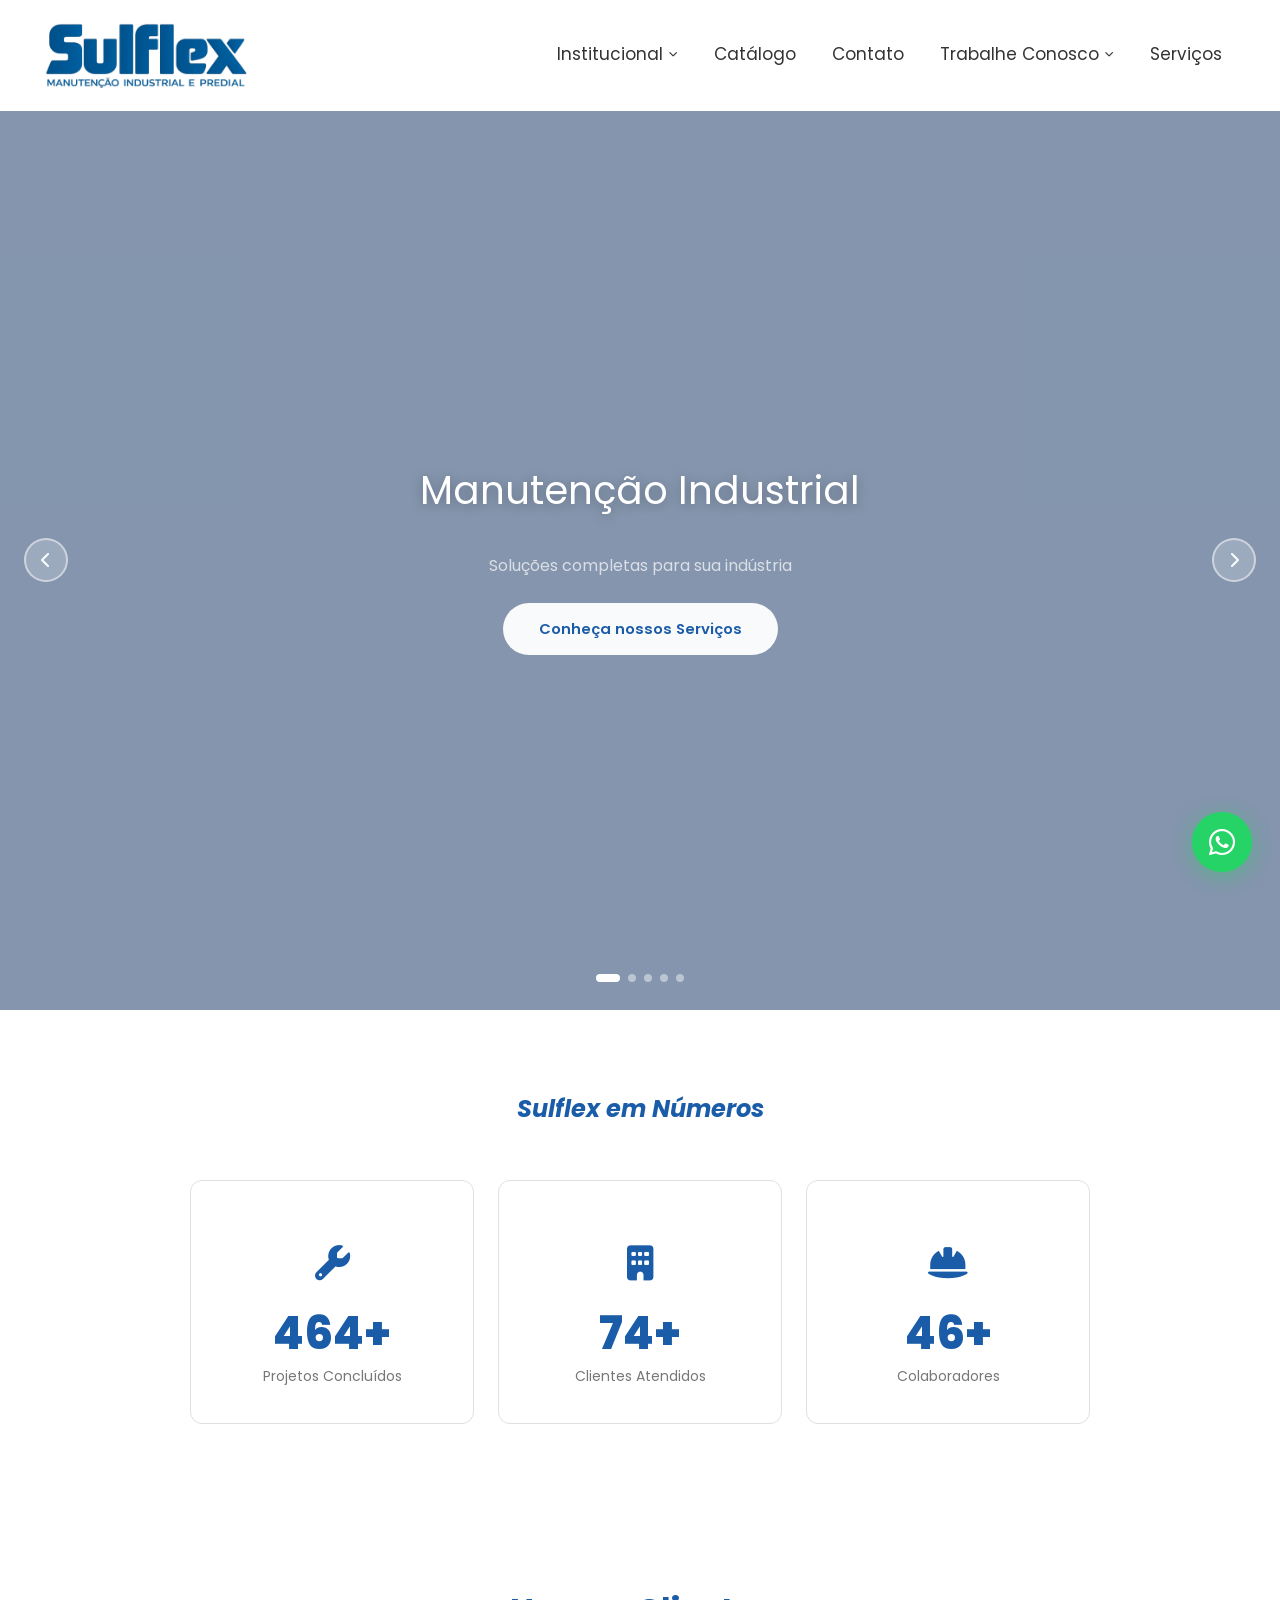
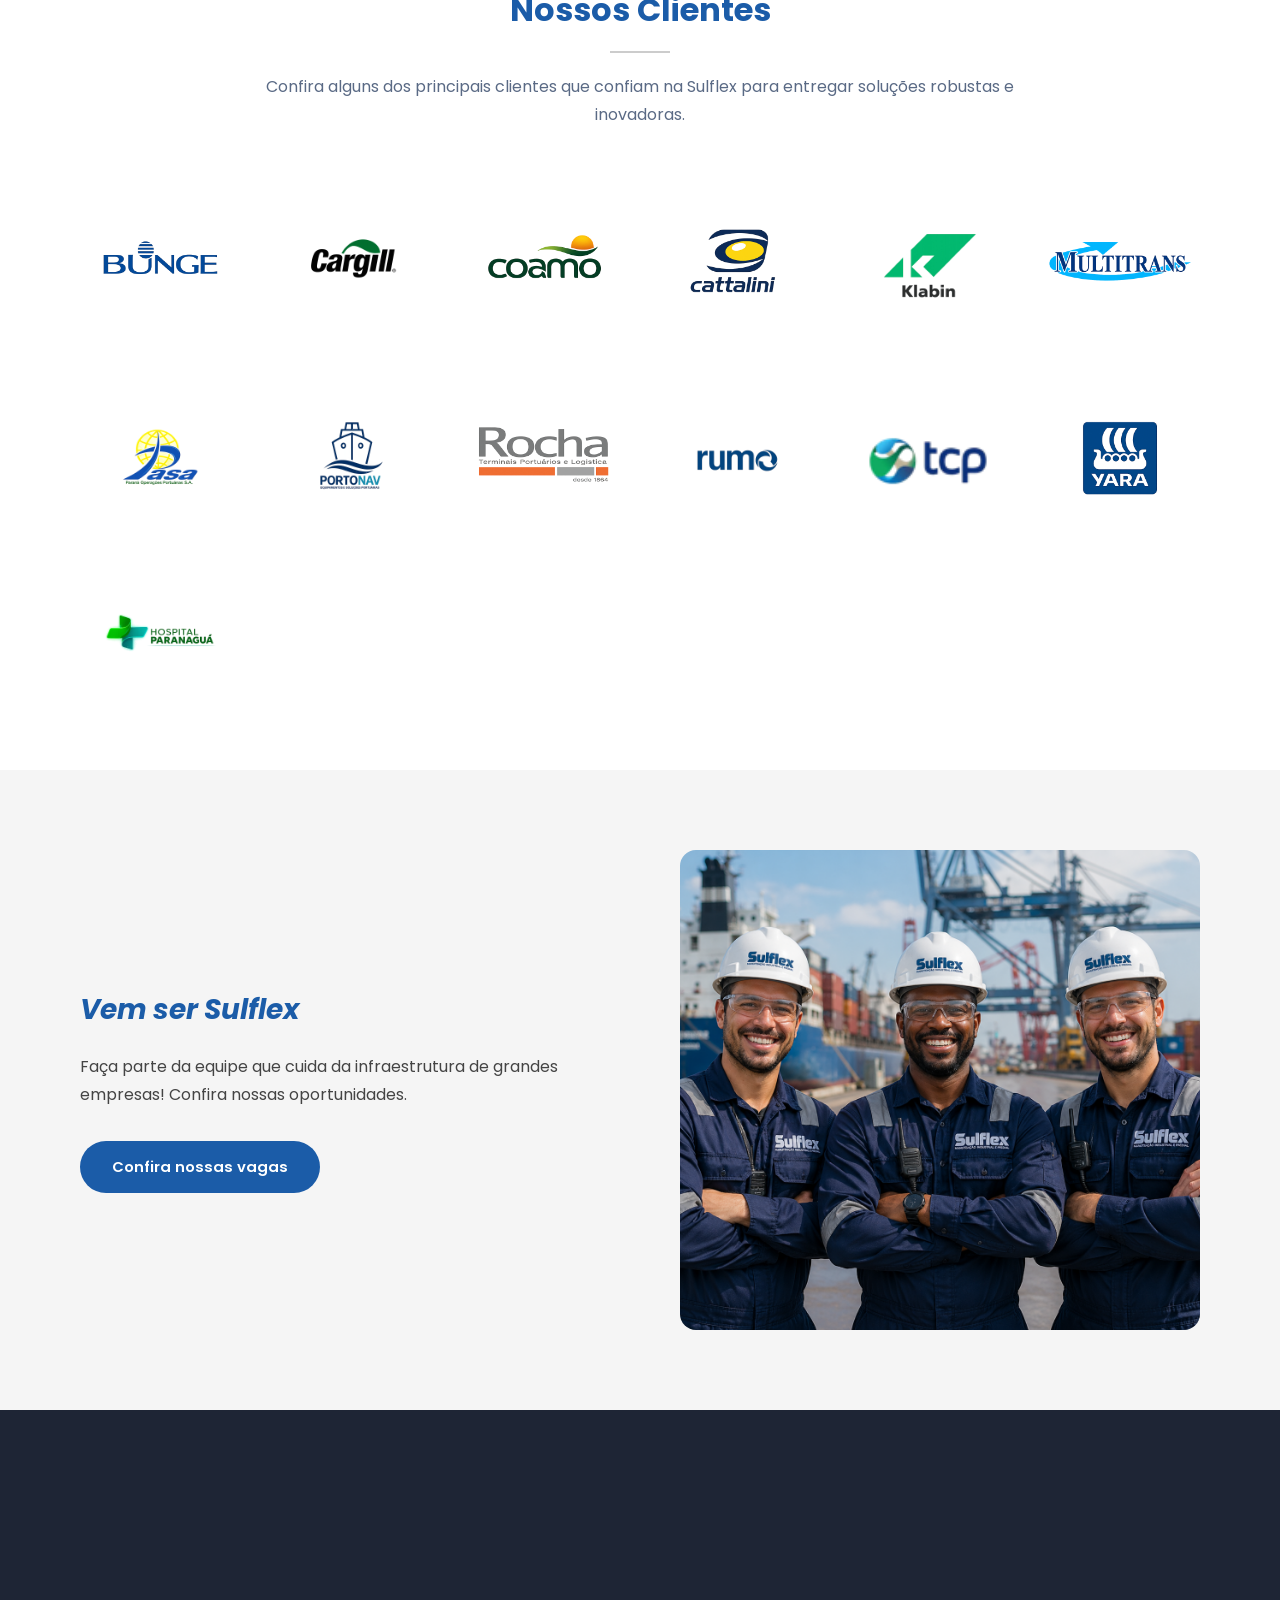
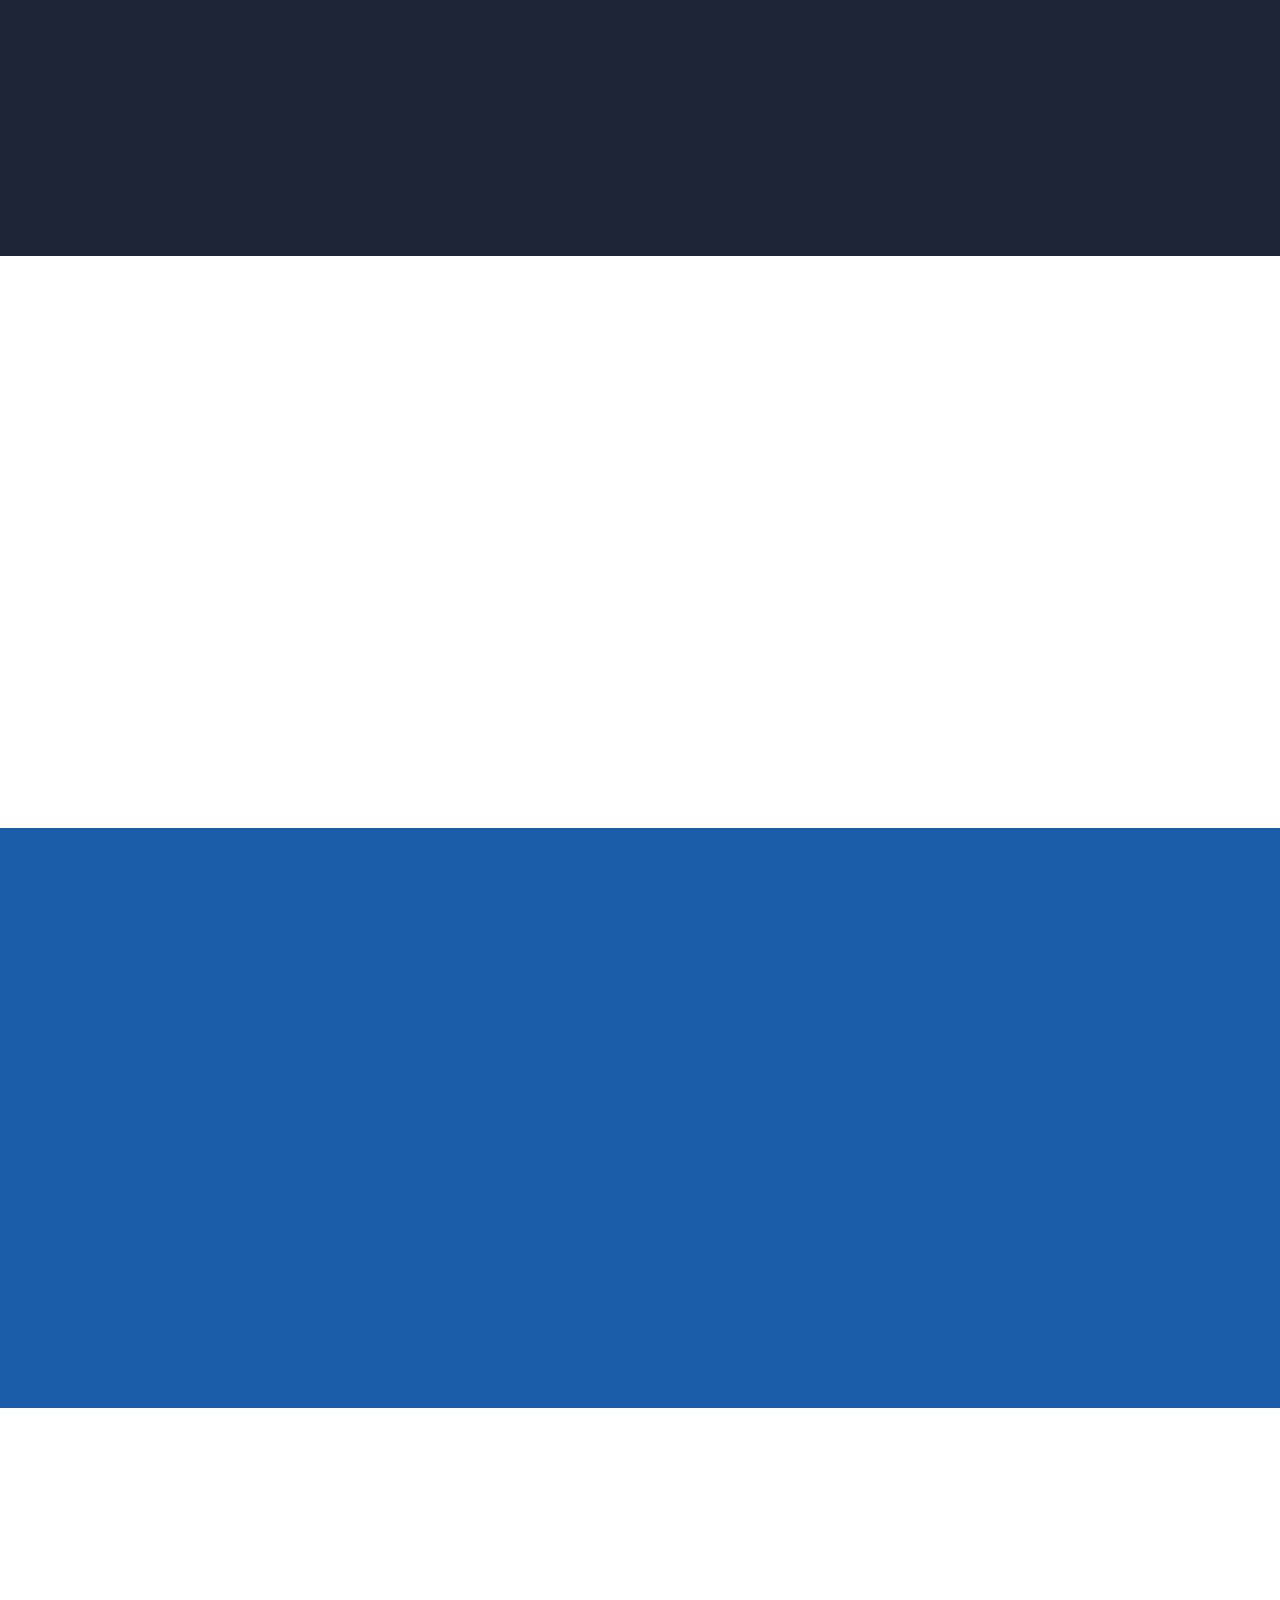
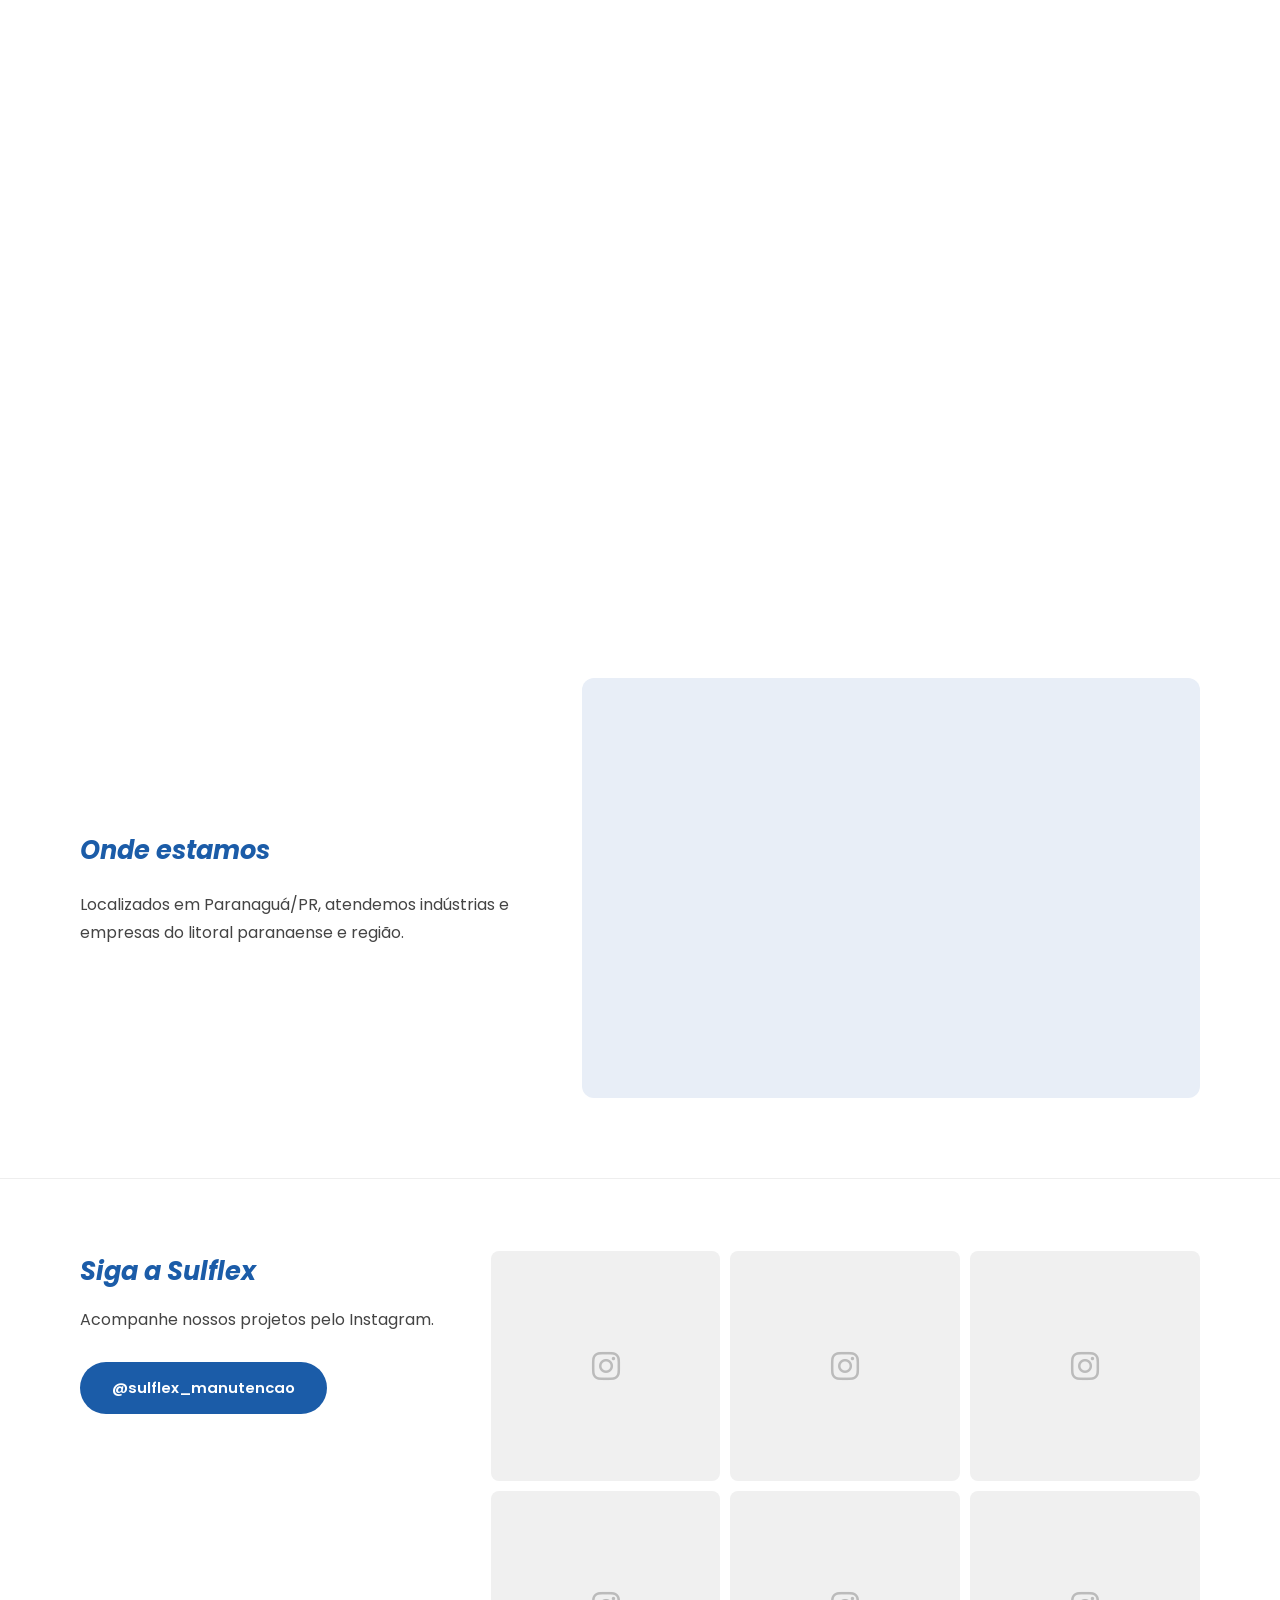
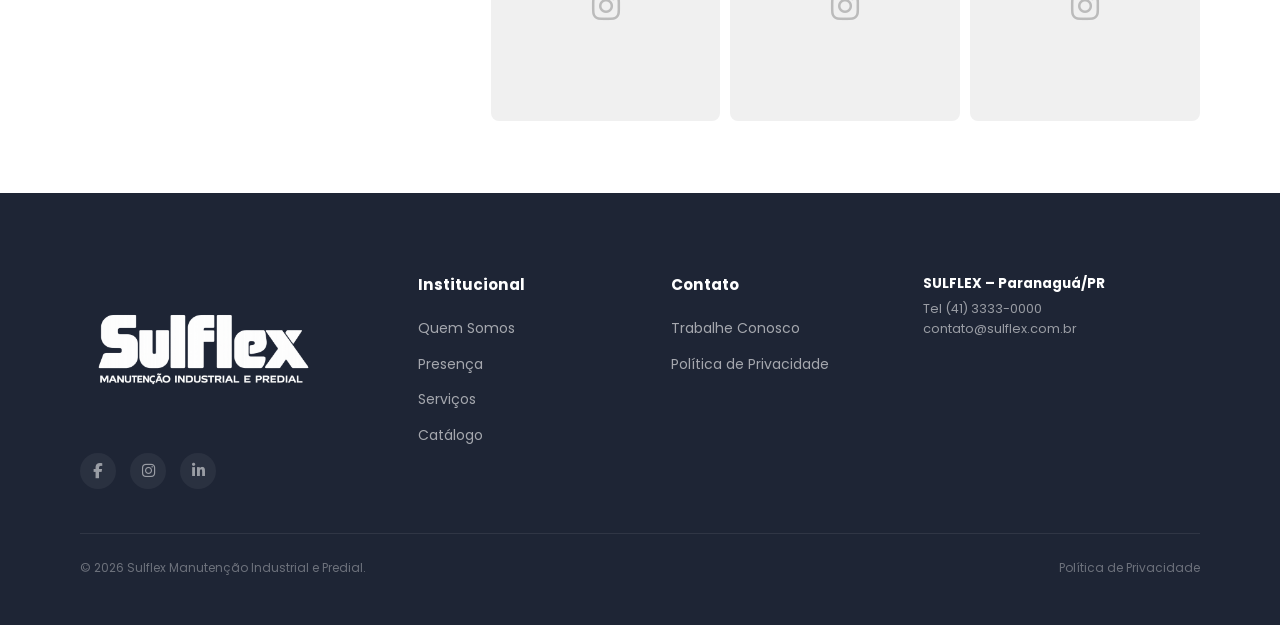
<file: index.html>
<!DOCTYPE html>
<html lang="pt-BR">

<head>
  <meta charset="UTF-8">
  <meta name="viewport" content="width=device-width,initial-scale=1.0">
  <meta name="description" content="Sulflex: soluções em manutenção industrial e predial em Paranaguá/PR.">
  <title>Sulflex - Manutenção Industrial e Predial</title>
  <link rel="stylesheet" href="css/styles.css">
  <link rel="stylesheet" href="https://cdnjs.cloudflare.com/ajax/libs/font-awesome/6.5.1/css/all.min.css">
</head>

<body>
  <nav class="navbar">
    <div class="container"><a href="index.html" class="logo"><img src="img/logo-sulflex.png" alt="Sulflex"
          class="logo-img"></a>
      <div class="nav-right">
        <ul class="nav-links">
          <li><a href="#">Institucional <span class="arrow"><i class="fa-solid fa-chevron-down"
                  style="font-size:.55rem"></i></span></a>
            <ul class="dropdown">
              <li><a href="quem-somos.html">Quem Somos</a></li>
              <li><a href="presenca.html">Presença</a></li>
            </ul>
          </li>
          <li><a href="portfolio.html">Catálogo</a></li>
          <li><a href="contato.html">Contato</a></li>
          <li><a href="#">Trabalhe Conosco <span class="arrow"><i class="fa-solid fa-chevron-down"
                  style="font-size:.55rem"></i></span></a>
            <ul class="dropdown">
              <li><a href="trabalhe-conosco.html">Vagas</a></li>
            </ul>
          </li>
          <li><a href="servicos.html">Serviços</a></li>
        </ul>
        
      </div>
      <div class="hamburger"><span></span><span></span><span></span></div>
    </div>
  </nav>

  <section class="hero-slider">
    <div class="slide active">
      <div class="slide-bg"
        style="background-image:url('https://images.unsplash.com/photo-1581091226825-a6a2a5aee158?w=1600&q=80');background-size:cover;background-position:center">
      </div>
      <div class="slide-content">
        <h2>Manutenção Industrial</h2>
        <p style="color:rgba(255,255,255,.7);margin-bottom:25px">Soluções completas para sua indústria</p><a
          href="servicos.html" class="btn btn-white-pill">Conheça nossos Serviços</a>
      </div>
    </div>
    <div class="slide">
      <div class="slide-bg"
        style="background-image:url('img/trabalhadorespredial.png');background-size:cover;background-position:center">
      </div>
      <div class="slide-content">
        <h2>Manutenção Predial</h2>
        <p style="color:rgba(255,255,255,.7);margin-bottom:25px">Cuidamos do seu patrimônio</p><a href="servicos.html"
          class="btn btn-white-pill">Conheça nossos Serviços</a>
      </div>
    </div>
    <div class="slide">
      <div class="slide-bg"
        style="background-image:url('img/trabalhoressulflex.png');background-size:cover;background-position:center">
      </div>
      <div class="slide-content">
        <h2>Climatização e HVAC</h2>
        <p style="color:rgba(255,255,255,.7);margin-bottom:25px">Instalação e manutenção de ar-condicionado</p><a
          href="portfolio.html" class="btn btn-white-pill">Ver Catálogo de Equipamentos</a>
      </div>
    </div>
    <div class="slide">
      <div class="slide-bg"
        style="background-image:url('https://images.unsplash.com/photo-1621905251918-48416bd8575a?w=1600&q=80');background-size:cover;background-position:center">
      </div>
      <div class="slide-content">
        <h2>Elétrica e Hidráulica</h2>
        <p style="color:rgba(255,255,255,.7);margin-bottom:25px">Instalações e reparos com segurança</p><a
          href="servicos.html" class="btn btn-white-pill">Saiba mais</a>
      </div>
    </div>
    <div class="slide">
      <div class="slide-bg"
        style="background-image:url('https://images.unsplash.com/photo-1562259949-e8e7689d7828?w=1600&q=80');background-size:cover;background-position:center">
      </div>
      <div class="slide-content">
        <h2>Pintura Industrial e Reformas</h2>
        <p style="color:rgba(255,255,255,.7);margin-bottom:25px">Revitalização completa</p><a href="servicos.html"
          class="btn btn-white-pill">Saiba mais</a>
      </div>
    </div>
    <button class="slider-arrow prev"><i class="fa-solid fa-chevron-left"></i></button><button
      class="slider-arrow next"><i class="fa-solid fa-chevron-right"></i></button>
    <div class="slider-dots"><button class="dot active"></button><button class="dot"></button><button
        class="dot"></button><button class="dot"></button><button class="dot"></button></div>
  </section>
  <section class="stats-section">
    <div class="container">
      <h2 class="section-title fade-in">Sulflex em Números</h2>
      <div class="stats-grid">
        <div class="stat-card fade-in">
          <div class="stat-icon"><i class="fa-solid fa-wrench"></i></div>
          <h3><span class="stat-number" data-target="500" data-suffix="+">0</span></h3>
          <p>Projetos Concluídos</p>
        </div>
        <div class="stat-card fade-in fade-in-delay-1">
          <div class="stat-icon"><i class="fa-solid fa-building"></i></div>
          <h3><span class="stat-number" data-target="80" data-suffix="+">0</span></h3>
          <p>Clientes Atendidos</p>
        </div>
        <div class="stat-card fade-in fade-in-delay-2">
          <div class="stat-icon"><i class="fa-solid fa-helmet-safety"></i></div>
          <h3><span class="stat-number" data-target="50" data-suffix="+">0</span></h3>
          <p>Colaboradores</p>
        </div>
      </div>
    </div>
  </section>
  <section class="clients-section">
    <div class="container">
      <h2 class="section-title fade-in">Nossos Clientes</h2>
      <p class="clients-subtitle fade-in">Confira alguns dos principais clientes que confiam na Sulflex para entregar
        soluções robustas e inovadoras.</p>
            <div class="clients-grid fade-in">
        <div class="client-logo-card"><img src="parcerias/bunge.png" alt="Bunge" class="client-logo-img"></div>
        <div class="client-logo-card"><img src="parcerias/cargill.png" alt="Cargill" class="client-logo-img"></div>
        <div class="client-logo-card"><img src="parcerias/coamo.png" alt="Coamo" class="client-logo-img"></div>
        <div class="client-logo-card"><img src="parcerias/cattalini.png" alt="Cattalini" class="client-logo-img"></div>
        <div class="client-logo-card"><img src="parcerias/klabin.png" alt="Klabin" class="client-logo-img"></div>
        <div class="client-logo-card"><img src="parcerias/multitrans.png" alt="Multitrans" class="client-logo-img"></div>
        <div class="client-logo-card"><img src="parcerias/pasa.png" alt="PASA" class="client-logo-img"></div>
        <div class="client-logo-card"><img src="parcerias/portonav.png" alt="Portonav" class="client-logo-img"></div>
        <div class="client-logo-card"><img src="parcerias/rocha.png" alt="Rocha" class="client-logo-img"></div>
        <div class="client-logo-card"><img src="parcerias/rumo.png" alt="Rumo" class="client-logo-img"></div>
        <div class="client-logo-card"><img src="parcerias/tcp.png" alt="TCP" class="client-logo-img"></div>
        <div class="client-logo-card"><img src="parcerias/yara.png" alt="Yara" class="client-logo-img"></div>
        <div class="client-logo-card"><img src="parcerias/hospitalparanagua.png" alt="Hospital Paranaguá" class="client-logo-img"></div>
      </div>
    </div>
  </section>
  <section class="cta-careers">
    <div class="container">
      <div class="cta-careers-content fade-in">
        <h2>Vem ser Sulflex</h2>
        <p>Faça parte da equipe que cuida da infraestrutura de grandes empresas! Confira nossas oportunidades.</p><a
          href="trabalhe-conosco.html" class="btn btn-red">Confira nossas vagas</a>
      </div>
      <div class="cta-careers-image fade-in fade-in-delay-2">
        <div class="img-frame" style="background:url('img/fototrabalhadores.png') center/cover;font-size:0"></div>
      </div>
    </div>
  </section>
  <section class="why-section">
    <div class="container">
      <div class="why-title fade-in">Por que escolher a Sulflex?</div>
      <div class="why-cards">
        <div class="why-card fade-in">
          <div class="why-card-img"
            style="background:url('https://images.unsplash.com/photo-1600880292203-757bb62b4baf?w=800&q=80') center/cover;font-size:0">
          </div>
          <div class="why-card-body">
            <p>Atendimento <strong>rápido e eficiente</strong> 24/7</p>
          </div>
        </div>
        <div class="why-card fade-in fade-in-delay-1">
          <div class="why-card-img"
            style="background:url('https://images.unsplash.com/photo-1556761175-b413da4baf72?w=800&q=80') center/cover;font-size:0">
          </div>
          <div class="why-card-body">
            <p>Equipe técnica <strong>altamente qualificada</strong></p>
          </div>
        </div>
        <div class="why-card fade-in fade-in-delay-2">
          <div class="why-card-img" style="background:url('img/trabalhoindustrial.png') center/cover;font-size:0">
          </div>
          <div class="why-card-body">
            <p>Compromisso com <strong>qualidade e segurança</strong></p>
          </div>
        </div>
      </div>
    </div>
  </section>
  <section class="engineering-section">
    <div class="container">
      <div class="eng-content fade-in">
        <h2>Equipe Técnica Especializada</h2>
        <p>Nossa equipe é formada por técnicos certificados em climatização, eletricistas, hidráulicos e engenheiros com
          ampla experiência no setor industrial e predial.</p>
      </div>
      <div class="eng-carousel fade-in fade-in-delay-2">
        <div class="eng-carousel-img" style="background:url('img/definindotrabalho.png') center/cover;font-size:0">
        </div>
        <div class="eng-carousel-body">
          <h4>Profissionais Certificados</h4>
          <p>Formação contínua e certificados NR-10, NR-35 e NR-13.</p>
        </div>
      </div>
    </div>
  </section>
  <section class="factory-section">
    <div class="container">
      <div class="factory-img fade-in"
        style="background:url('img/trabalhoressulflex.png') center/cover;font-size:0;border:2px solid rgba(255,255,255,.15)">
      </div>
      <div class="factory-content fade-in fade-in-delay-1">
        <div class="factory-logo">
          <div class="factory-logo-text"><small>EQUIPAMENTOS</small>SULFLEX</div>
        </div>
        <p>Trabalhamos com as melhores marcas de climatização do mercado. Confira nosso catálogo completo com 61
          equipamentos.</p><a href="portfolio.html" class="btn btn-outline-white">Ver Catálogo</a>
      </div>
    </div>
  </section>
  <section style="padding:80px 0">
    <div class="container">
      <div class="video-container fade-in">
        <div class="video-overlay">
          <h2>Manutenção que garante a operação da sua empresa</h2><a href="#" class="play-link"><i
              class="fa-solid fa-play"></i> assista ao vídeo</a>
        </div>
      </div>
    </div>
  </section>
  <section class="map-section">
    <div class="container">
      <div class="map-content fade-in">
        <h2>Onde estamos</h2>
        <p>Localizados em Paranaguá/PR, atendemos indústrias e empresas do litoral paranaense e região.</p>
      </div>
      <div class="map-embed fade-in fade-in-delay-2"><iframe
          src="https://www.google.com/maps/embed?pb=!1m18!1m12!1m3!1d216.82101690917838!2d-48.513217162036966!3d-25.525020101725353!2m3!1f0!2f0!3f0!3m2!1i1024!2i768!4f13.1!3m3!1m2!1s0x94db9b00008e9cf5%3A0x32e482ebf24a65cd!2sPublicize%20Marketing%20Digital!5e1!3m2!1spt-PT!2sbr!4v1778766377274!5m2!1spt-PT!2sbr"
          width="600" height="450" style="border:0;" allowfullscreen="" loading="lazy"
          referrerpolicy="no-referrer-when-downgrade"></iframe></div>
    </div>
  </section>
  <section class="instagram-section">
    <div class="container">
      <div class="insta-content fade-in">
        <h2>Siga a Sulflex</h2>
        <p>Acompanhe nossos projetos pelo Instagram.</p><a href="https://www.instagram.com/sulflex_manutencao"
          target="_blank" class="btn btn-red">@sulflex_manutencao</a>
      </div>
      <div class="insta-grid fade-in fade-in-delay-1">
        <div class="insta-post"><i class="fa-brands fa-instagram"></i></div>
        <div class="insta-post"><i class="fa-brands fa-instagram"></i></div>
        <div class="insta-post"><i class="fa-brands fa-instagram"></i></div>
        <div class="insta-post"><i class="fa-brands fa-instagram"></i></div>
        <div class="insta-post"><i class="fa-brands fa-instagram"></i></div>
        <div class="insta-post"><i class="fa-brands fa-instagram"></i></div>
      </div>
    </div>
  </section>
  <footer class="footer">
    <div class="container">
      <div class="footer-grid">
        <div class="footer-brand">
          <div class="footer-logo-wrap"><img src="img/logobrancasulflex.png" alt="Sulflex" class="footer-logo-img"></div>
          <div class="social-links"><a href="#"><i class="fa-brands fa-facebook-f"></i></a><a
              href="https://www.instagram.com/sulflex_manutencao" target="_blank"><i
                class="fa-brands fa-instagram"></i></a><a href="#"><i class="fa-brands fa-linkedin-in"></i></a></div>
        </div>
        <div class="footer-col">
          <h4>Institucional</h4>
          <ul>
            <li><a href="quem-somos.html">Quem Somos</a></li>
            <li><a href="presenca.html">Presença</a></li>
            <li><a href="servicos.html">Serviços</a></li>
            <li><a href="portfolio.html">Catálogo</a></li>
          </ul>
        </div>
        <div class="footer-col">
          <h4>Contato</h4>
          <ul>
            <li><a href="trabalhe-conosco.html">Trabalhe Conosco</a></li>
            <li><a href="#">Política de Privacidade</a></li>
          </ul>
        </div>
        <div class="footer-col">
          <div class="footer-location">
            <h5>SULFLEX – Paranaguá/PR</h5>
            <p>Tel <a href="tel:+554133330000">(41) 3333-0000</a></p>
            <p><a href="mailto:contato@sulflex.com.br">contato@sulflex.com.br</a></p>
          </div>
        </div>
      </div>
      <div class="footer-bottom">
        <p>© 2026 Sulflex Manutenção Industrial e Predial.</p><a href="#">Política de Privacidade</a>
      </div>
    </div>
  </footer>

  <script src="js/main.js"></script>
  <a href="https://wa.me/5541999999999" class="whatsapp-float" target="_blank" rel="noopener" aria-label="Fale pelo WhatsApp">
    <i class="fa-brands fa-whatsapp"></i>
    <span class="wa-tooltip">Fale pelo WhatsApp</span>
  </a>
</body>

</html>
</file>
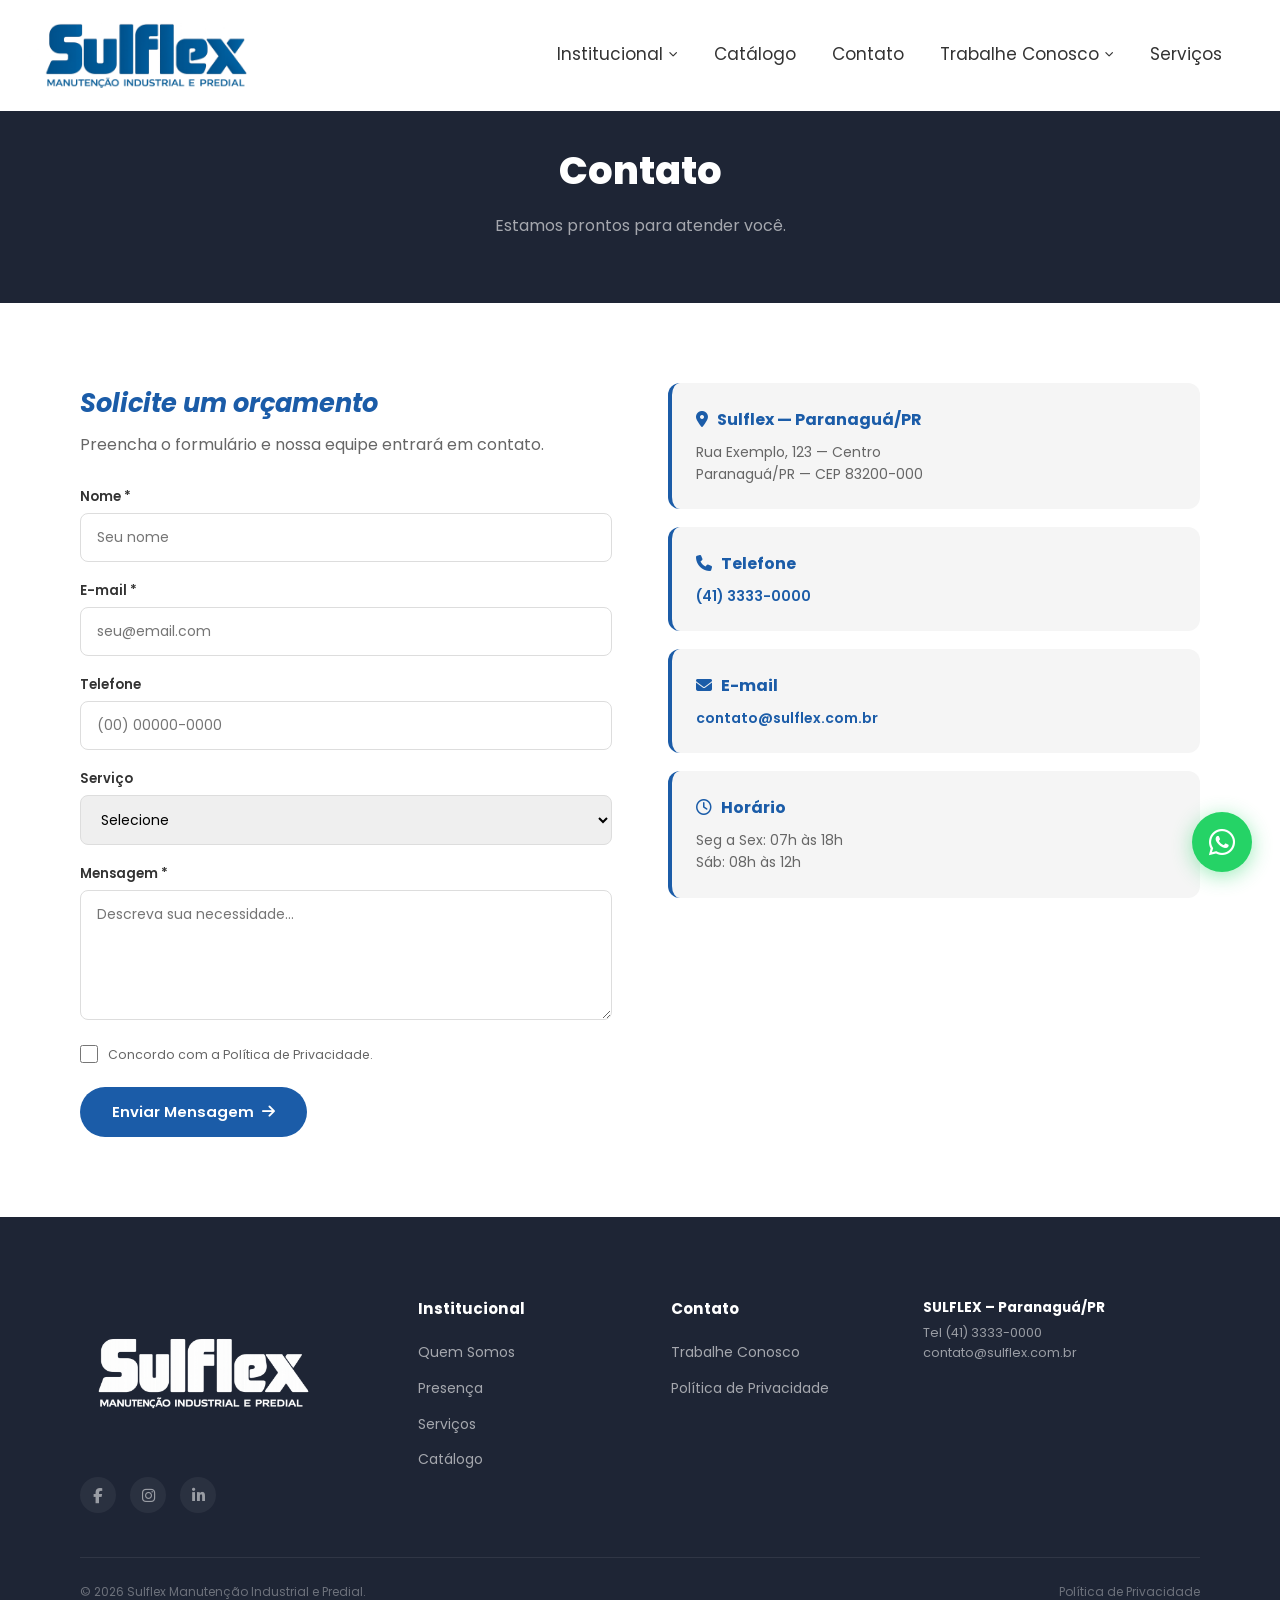
<file: contato.html>
<!DOCTYPE html>
<html lang="pt-BR">

<head>
  <meta charset="UTF-8">
  <meta name="viewport" content="width=device-width,initial-scale=1.0">
  <meta name="description" content="Entre em contato com a Sulflex.">
  <title>Contato - Sulflex</title>
  <link rel="stylesheet" href="css/styles.css">
  <link rel="stylesheet" href="https://cdnjs.cloudflare.com/ajax/libs/font-awesome/6.5.1/css/all.min.css">
</head>

<body>
  <nav class="navbar">
    <div class="container"><a href="index.html" class="logo"><img src="img/logo-sulflex.png" alt="Sulflex"
          class="logo-img"></a>
      <div class="nav-right">
        <ul class="nav-links">
          <li><a href="#">Institucional <span class="arrow"><i class="fa-solid fa-chevron-down"
                  style="font-size:.55rem"></i></span></a>
            <ul class="dropdown">
              <li><a href="quem-somos.html">Quem Somos</a></li>
              <li><a href="presenca.html">Presença</a></li>
            </ul>
          </li>
          <li><a href="portfolio.html">Catálogo</a></li>
          <li><a href="contato.html">Contato</a></li>
          <li><a href="#">Trabalhe Conosco <span class="arrow"><i class="fa-solid fa-chevron-down"
                  style="font-size:.55rem"></i></span></a>
            <ul class="dropdown">
              <li><a href="trabalhe-conosco.html">Vagas</a></li>
            </ul>
          </li>
          <li><a href="servicos.html">Serviços</a></li>
        </ul>
      </div>
      <div class="hamburger"><span></span><span></span><span></span></div>
    </div>
  </nav>

  <section class="page-hero">
    <div class="container">
      <h1 class="fade-in">Contato</h1>
      <p class="fade-in fade-in-delay-1">Estamos prontos para atender você.</p>
    </div>
  </section>
  <section class="contact-section">
    <div class="container">
      <div class="contact-grid">
        <div class="contact-form fade-in">
          <h2>Solicite um orçamento</h2>
          <p>Preencha o formulário e nossa equipe entrará em contato.</p>
          <form>
            <div class="form-group"><label>Nome *</label><input type="text" placeholder="Seu nome" required></div>
            <div class="form-group"><label>E-mail *</label><input type="email" placeholder="seu@email.com" required>
            </div>
            <div class="form-group"><label>Telefone</label><input type="tel" placeholder="(00) 00000-0000"></div>
            <div class="form-group"><label>Serviço</label><select>
                <option>Selecione</option>
                <option>Climatização / HVAC</option>
                <option>Elétrica</option>
                <option>Hidráulica</option>
                <option>Pintura Industrial</option>
                <option>Reformas Prediais</option>
                <option>Manutenção Preventiva</option>
                <option>Outros</option>
              </select></div>
            <div class="form-group"><label>Mensagem *</label><textarea placeholder="Descreva sua necessidade..."
                required></textarea></div>
            <div class="form-check"><input type="checkbox" required><label>Concordo com a Política de
                Privacidade.</label></div>
            <button type="submit" class="btn btn-red">Enviar Mensagem <i class="fa-solid fa-arrow-right"></i></button>
          </form>
        </div>
        <div class="contact-info-cards fade-in fade-in-delay-2">
          <div class="contact-info-card">
            <h4><i class="fa-solid fa-location-dot"></i> Sulflex — Paranaguá/PR</h4>
            <p>Rua Exemplo, 123 — Centro</p>
            <p>Paranaguá/PR — CEP 83200-000</p>
          </div>
          <div class="contact-info-card">
            <h4><i class="fa-solid fa-phone"></i> Telefone</h4>
            <p><a href="tel:+554133330000">(41) 3333-0000</a></p>
          </div>
          <div class="contact-info-card">
            <h4><i class="fa-solid fa-envelope"></i> E-mail</h4>
            <p><a href="mailto:contato@sulflex.com.br">contato@sulflex.com.br</a></p>
          </div>
          <div class="contact-info-card">
            <h4><i class="fa-regular fa-clock"></i> Horário</h4>
            <p>Seg a Sex: 07h às 18h</p>
            <p>Sáb: 08h às 12h</p>
          </div>
        </div>
      </div>
    </div>
  </section>
  <footer class="footer">
    <div class="container">
      <div class="footer-grid">
        <div class="footer-brand">
          <div class="footer-logo-wrap"><img src="img/logobrancasulflex.png" alt="Sulflex" class="footer-logo-img">
          </div>
          <div class="social-links"><a href="#"><i class="fa-brands fa-facebook-f"></i></a><a
              href="https://www.instagram.com/sulflex_manutencao" target="_blank"><i
                class="fa-brands fa-instagram"></i></a><a href="#"><i class="fa-brands fa-linkedin-in"></i></a></div>
        </div>
        <div class="footer-col">
          <h4>Institucional</h4>
          <ul>
            <li><a href="quem-somos.html">Quem Somos</a></li>
            <li><a href="presenca.html">Presença</a></li>
            <li><a href="servicos.html">Serviços</a></li>
            <li><a href="portfolio.html">Catálogo</a></li>
          </ul>
        </div>
        <div class="footer-col">
          <h4>Contato</h4>
          <ul>
            <li><a href="trabalhe-conosco.html">Trabalhe Conosco</a></li>
            <li><a href="#">Política de Privacidade</a></li>
          </ul>
        </div>
        <div class="footer-col">
          <div class="footer-location">
            <h5>SULFLEX – Paranaguá/PR</h5>
            <p>Tel <a href="tel:+554133330000">(41) 3333-0000</a></p>
            <p><a href="mailto:contato@sulflex.com.br">contato@sulflex.com.br</a></p>
          </div>
        </div>
      </div>
      <div class="footer-bottom">
        <p>© 2026 Sulflex Manutenção Industrial e Predial.</p><a href="#">Política de Privacidade</a>
      </div>
    </div>
  </footer>

  <script src="js/main.js"></script>
  <a href="https://wa.me/5541999999999" class="whatsapp-float" target="_blank" rel="noopener" aria-label="Fale pelo WhatsApp">
    <i class="fa-brands fa-whatsapp"></i>
    <span class="wa-tooltip">Fale pelo WhatsApp</span>
  </a>
</body>

</html>
</file>
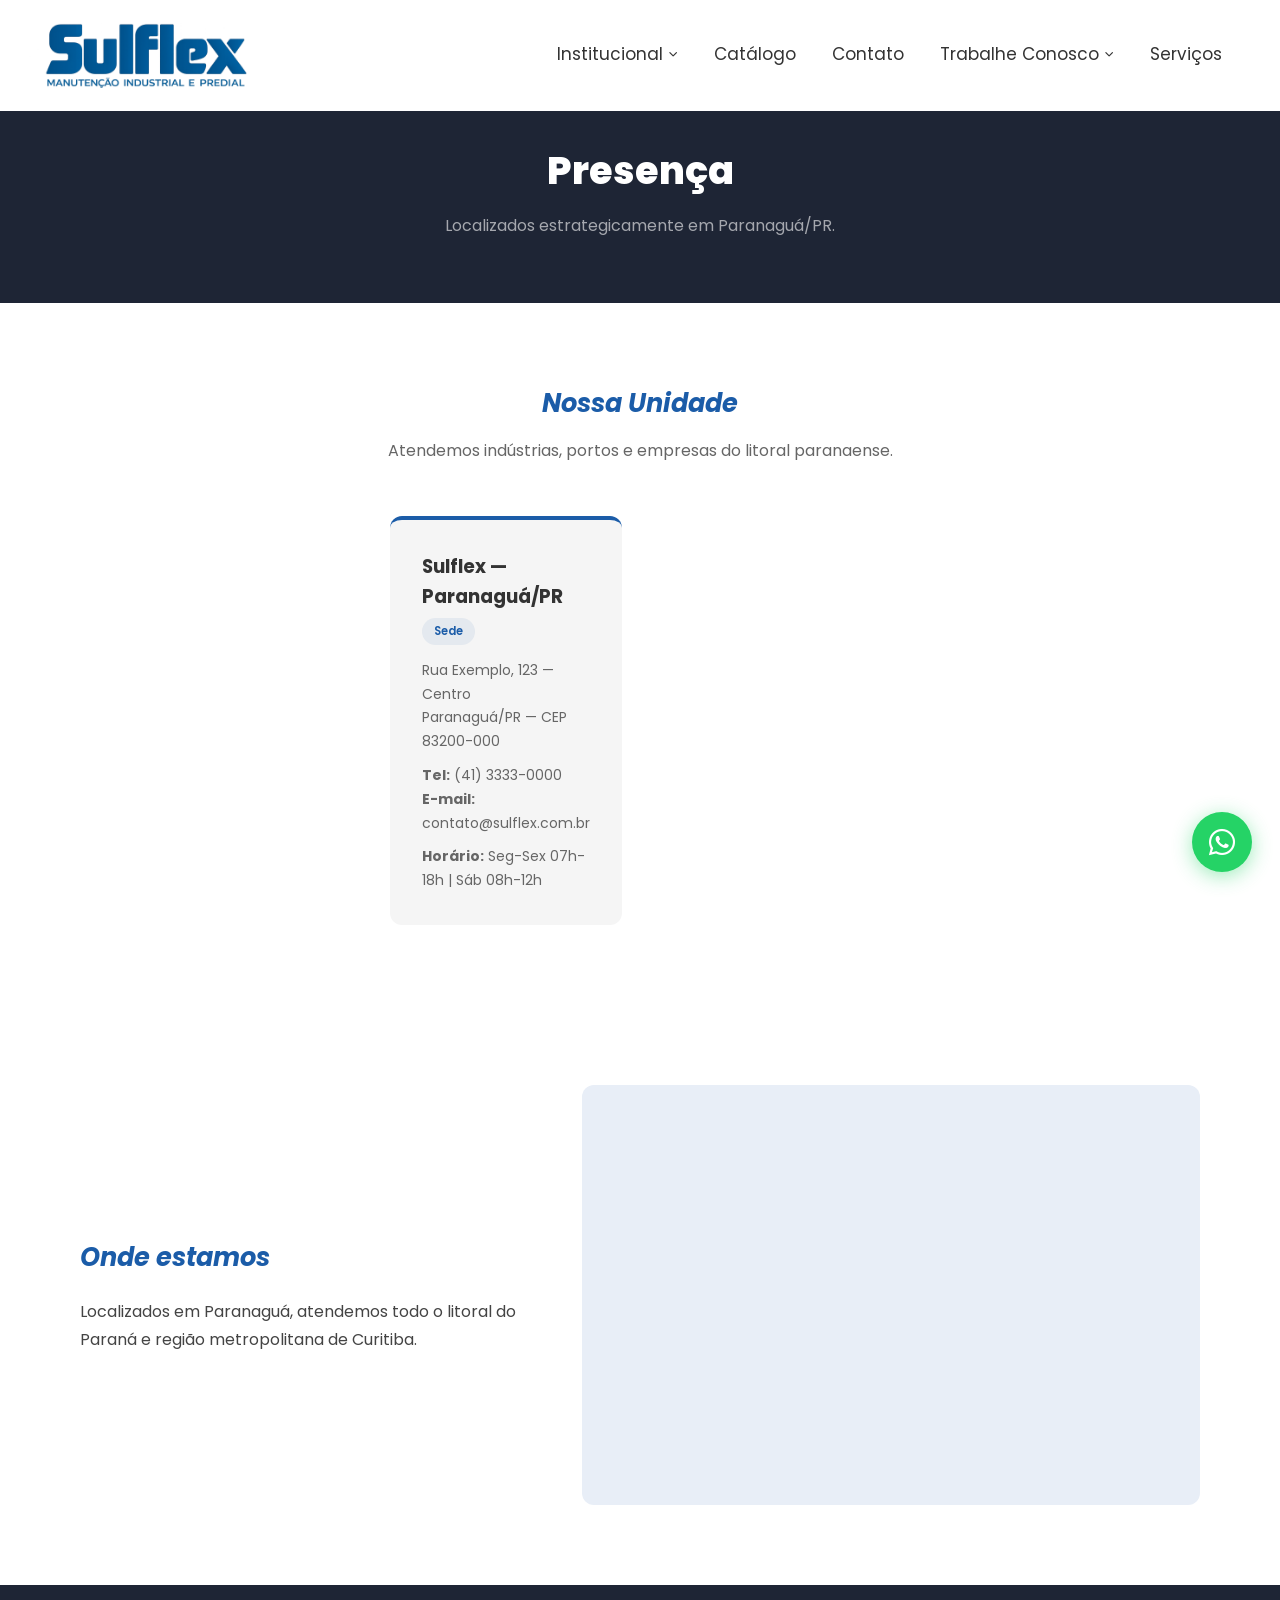
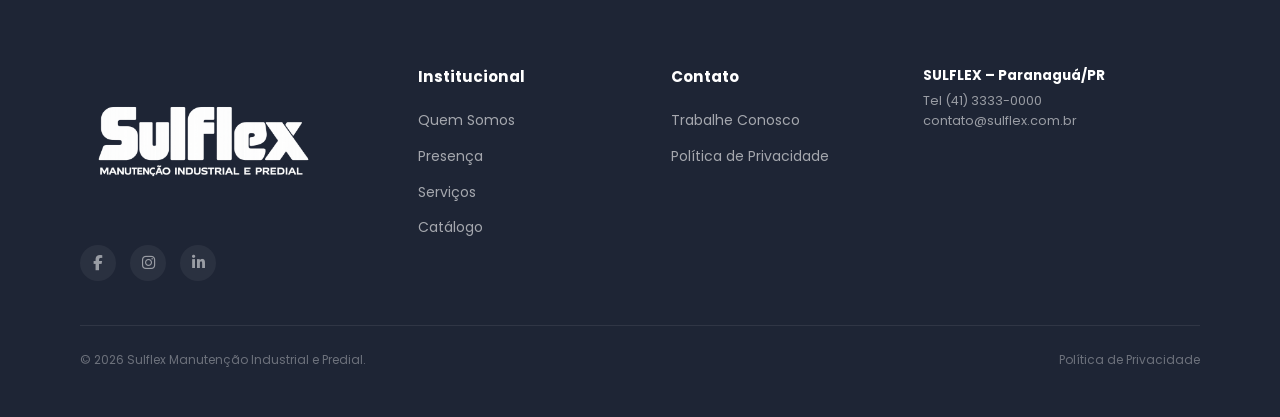
<file: presenca.html>
<!DOCTYPE html>
<html lang="pt-BR">

<head>
  <meta charset="UTF-8">
  <meta name="viewport" content="width=device-width,initial-scale=1.0">
  <meta name="description" content="Presença da Sulflex em Paranaguá/PR.">
  <title>Presença - Sulflex</title>
  <link rel="stylesheet" href="css/styles.css">
  <link rel="stylesheet" href="https://cdnjs.cloudflare.com/ajax/libs/font-awesome/6.5.1/css/all.min.css">
</head>

<body>
  <nav class="navbar">
    <div class="container"><a href="index.html" class="logo"><img src="img/logo-sulflex.png" alt="Sulflex"
          class="logo-img"></a>
      <div class="nav-right">
        <ul class="nav-links">
          <li><a href="#">Institucional <span class="arrow"><i class="fa-solid fa-chevron-down"
                  style="font-size:.55rem"></i></span></a>
            <ul class="dropdown">
              <li><a href="quem-somos.html">Quem Somos</a></li>
              <li><a href="presenca.html">Presença</a></li>
            </ul>
          </li>
          <li><a href="portfolio.html">Catálogo</a></li>
          <li><a href="contato.html">Contato</a></li>
          <li><a href="#">Trabalhe Conosco <span class="arrow"><i class="fa-solid fa-chevron-down"
                  style="font-size:.55rem"></i></span></a>
            <ul class="dropdown">
              <li><a href="trabalhe-conosco.html">Vagas</a></li>
            </ul>
          </li>
          <li><a href="servicos.html">Serviços</a></li>
        </ul>
        
      </div>
      <div class="hamburger"><span></span><span></span><span></span></div>
    </div>
  </nav>

  <section class="page-hero">
    <div class="container">
      <h1 class="fade-in">Presença</h1>
      <p class="fade-in fade-in-delay-1">Localizados estrategicamente em Paranaguá/PR.</p>
    </div>
  </section>
  <section class="presence-section">
    <div class="container">
      <h2 class="fade-in">Nossa Unidade</h2>
      <p class="presence-subtitle fade-in fade-in-delay-1">Atendemos indústrias, portos e empresas do litoral
        paranaense.</p>
      <div class="presence-grid" style="max-width:500px;margin:0 auto">
        <div class="presence-card fade-in">
          <h3>Sulflex — Paranaguá/PR</h3><span class="location-tag">Sede</span>
          <p>Rua Exemplo, 123 — Centro</p>
          <p>Paranaguá/PR — CEP 83200-000</p>
          <p style="margin-top:10px"><strong>Tel:</strong> <a href="tel:+554133330000" style="color:var(--red)">(41)
              3333-0000</a></p>
          <p><strong>E-mail:</strong> <a href="mailto:contato@sulflex.com.br"
              style="color:var(--red)">contato@sulflex.com.br</a></p>
          <p style="margin-top:10px"><strong>Horário:</strong> Seg-Sex 07h-18h | Sáb 08h-12h</p>
        </div>
      </div>
    </div>
  </section>
  <section class="map-section">
    <div class="container">
      <div class="map-content fade-in">
        <h2>Onde estamos</h2>
        <p>Localizados em Paranaguá, atendemos todo o litoral do Paraná e região metropolitana de Curitiba.</p>
      </div>
      <div class="map-embed fade-in fade-in-delay-2"><iframe
          src="https://www.google.com/maps/embed?pb=!1m18!1m12!1m3!1d216.82101690917838!2d-48.513217162036966!3d-25.525020101725353!2m3!1f0!2f0!3f0!3m2!1i1024!2i768!4f13.1!3m3!1m2!1s0x94db9b00008e9cf5%3A0x32e482ebf24a65cd!2sPublicize%20Marketing%20Digital!5e1!3m2!1spt-PT!2sbr!4v1778766377274!5m2!1spt-PT!2sbr"
          allowfullscreen loading="lazy"></iframe></div>
    </div>
  </section>
  <footer class="footer">
    <div class="container">
      <div class="footer-grid">
        <div class="footer-brand">
          <div class="footer-logo-wrap"><img src="img/logobrancasulflex.png" alt="Sulflex" class="footer-logo-img"></div>
          <div class="social-links"><a href="#"><i class="fa-brands fa-facebook-f"></i></a><a
              href="https://www.instagram.com/sulflex_manutencao" target="_blank"><i
                class="fa-brands fa-instagram"></i></a><a href="#"><i class="fa-brands fa-linkedin-in"></i></a></div>
        </div>
        <div class="footer-col">
          <h4>Institucional</h4>
          <ul>
            <li><a href="quem-somos.html">Quem Somos</a></li>
            <li><a href="presenca.html">Presença</a></li>
            <li><a href="servicos.html">Serviços</a></li>
            <li><a href="portfolio.html">Catálogo</a></li>
          </ul>
        </div>
        <div class="footer-col">
          <h4>Contato</h4>
          <ul>
            <li><a href="trabalhe-conosco.html">Trabalhe Conosco</a></li>
            <li><a href="#">Política de Privacidade</a></li>
          </ul>
        </div>
        <div class="footer-col">
          <div class="footer-location">
            <h5>SULFLEX – Paranaguá/PR</h5>
            <p>Tel <a href="tel:+554133330000">(41) 3333-0000</a></p>
            <p><a href="mailto:contato@sulflex.com.br">contato@sulflex.com.br</a></p>
          </div>
        </div>
      </div>
      <div class="footer-bottom">
        <p>© 2026 Sulflex Manutenção Industrial e Predial.</p><a href="#">Política de Privacidade</a>
      </div>
    </div>
  </footer>

  <script src="js/main.js"></script>
  <a href="https://wa.me/5541999999999" class="whatsapp-float" target="_blank" rel="noopener" aria-label="Fale pelo WhatsApp">
    <i class="fa-brands fa-whatsapp"></i>
    <span class="wa-tooltip">Fale pelo WhatsApp</span>
  </a>
</body>

</html>
</file>
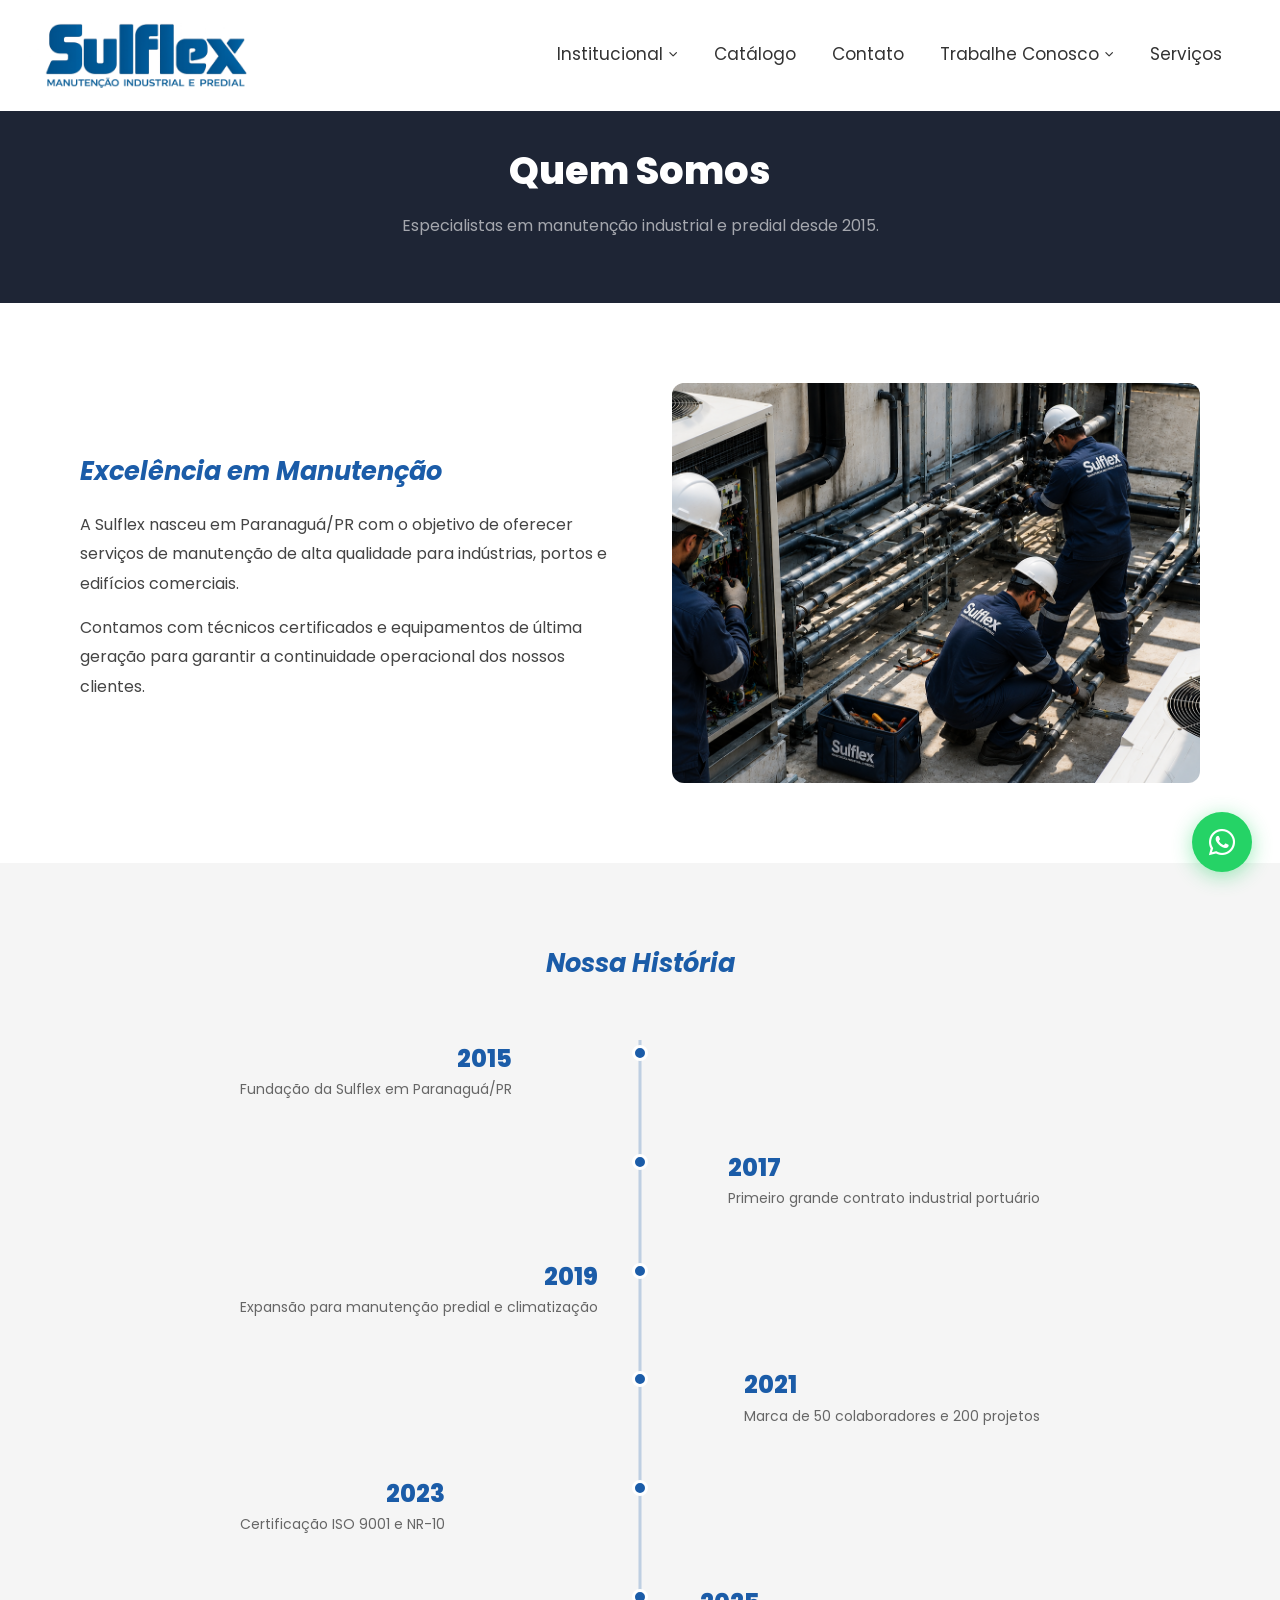
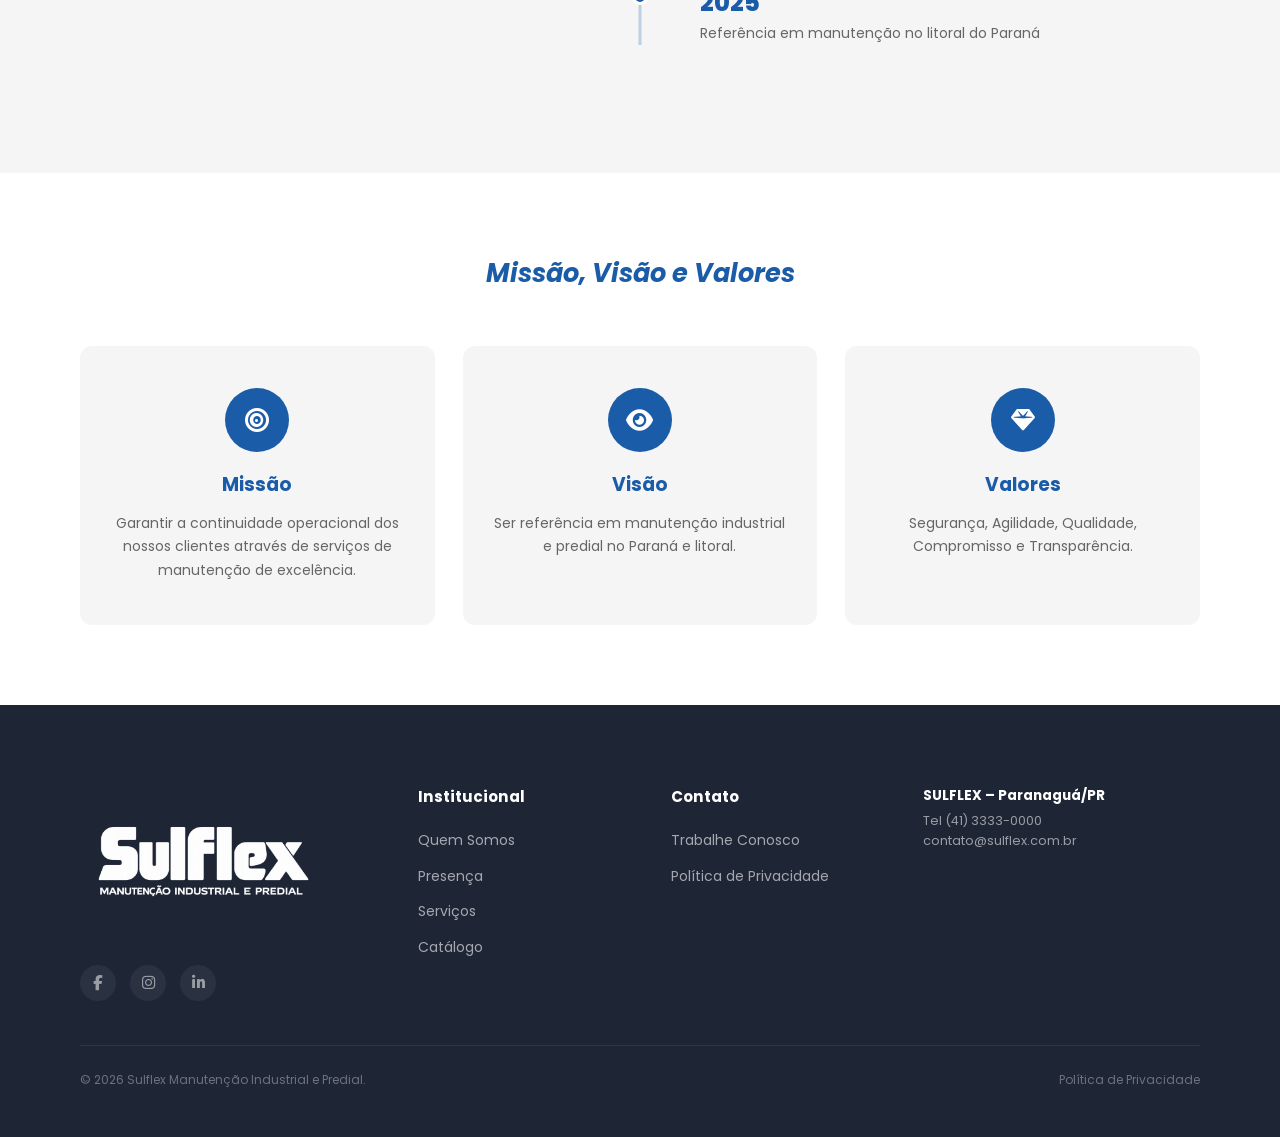
<file: quem-somos.html>
<!DOCTYPE html>
<html lang="pt-BR">

<head>
  <meta charset="UTF-8">
  <meta name="viewport" content="width=device-width,initial-scale=1.0">
  <meta name="description" content="Conheça a história da Sulflex.">
  <title>Quem Somos - Sulflex</title>
  <link rel="stylesheet" href="css/styles.css">
  <link rel="stylesheet" href="https://cdnjs.cloudflare.com/ajax/libs/font-awesome/6.5.1/css/all.min.css">
</head>

<body>
  <nav class="navbar">
    <div class="container"><a href="index.html" class="logo"><img src="img/logo-sulflex.png" alt="Sulflex"
          class="logo-img"></a>
      <div class="nav-right">
        <ul class="nav-links">
          <li><a href="#">Institucional <span class="arrow"><i class="fa-solid fa-chevron-down"
                  style="font-size:.55rem"></i></span></a>
            <ul class="dropdown">
              <li><a href="quem-somos.html">Quem Somos</a></li>
              <li><a href="presenca.html">Presença</a></li>
            </ul>
          </li>
          <li><a href="portfolio.html">Catálogo</a></li>
          <li><a href="contato.html">Contato</a></li>
          <li><a href="#">Trabalhe Conosco <span class="arrow"><i class="fa-solid fa-chevron-down"
                  style="font-size:.55rem"></i></span></a>
            <ul class="dropdown">
              <li><a href="trabalhe-conosco.html">Vagas</a></li>
            </ul>
          </li>
          <li><a href="servicos.html">Serviços</a></li>
        </ul>
        
      </div>
      <div class="hamburger"><span></span><span></span><span></span></div>
    </div>
  </nav>

  <section class="page-hero">
    <div class="container">
      <h1 class="fade-in">Quem Somos</h1>
      <p class="fade-in fade-in-delay-1">Especialistas em manutenção industrial e predial desde 2015.</p>
    </div>
  </section>
  <section class="about-section">
    <div class="container">
      <div class="about-grid">
        <div class="about-content fade-in">
          <h2>Excelência em Manutenção</h2>
          <p>A Sulflex nasceu em Paranaguá/PR com o objetivo de oferecer serviços de manutenção de alta qualidade para
            indústrias, portos e edifícios comerciais.</p>
          <p>Contamos com técnicos certificados e equipamentos de última geração para garantir a continuidade
            operacional dos nossos clientes.</p>
        </div>
        <div class="about-image fade-in fade-in-delay-2"
          style="background:url('img/trabalhadorespredial.png') center/cover no-repeat"></div>
      </div>
    </div>
  </section>
  <section class="timeline-section">
    <div class="container">
      <h2 class="fade-in">Nossa História</h2>
      <div class="timeline">
        <div class="timeline-item fade-in">
          <div>
            <div class="timeline-year">2015</div>
            <div class="timeline-text">Fundação da Sulflex em Paranaguá/PR</div>
          </div>
        </div>
        <div class="timeline-item fade-in">
          <div>
            <div class="timeline-year">2017</div>
            <div class="timeline-text">Primeiro grande contrato industrial portuário</div>
          </div>
        </div>
        <div class="timeline-item fade-in">
          <div>
            <div class="timeline-year">2019</div>
            <div class="timeline-text">Expansão para manutenção predial e climatização</div>
          </div>
        </div>
        <div class="timeline-item fade-in">
          <div>
            <div class="timeline-year">2021</div>
            <div class="timeline-text">Marca de 50 colaboradores e 200 projetos</div>
          </div>
        </div>
        <div class="timeline-item fade-in">
          <div>
            <div class="timeline-year">2023</div>
            <div class="timeline-text">Certificação ISO 9001 e NR-10</div>
          </div>
        </div>
        <div class="timeline-item fade-in">
          <div>
            <div class="timeline-year">2025</div>
            <div class="timeline-text">Referência em manutenção no litoral do Paraná</div>
          </div>
        </div>
      </div>
    </div>
  </section>
  <section class="mvv-section">
    <div class="container">
      <h2 class="fade-in">Missão, Visão e Valores</h2>
      <div class="mvv-grid">
        <div class="mvv-card fade-in">
          <div class="mvv-icon"><i class="fa-solid fa-bullseye"></i></div>
          <h3>Missão</h3>
          <p>Garantir a continuidade operacional dos nossos clientes através de serviços de manutenção de excelência.
          </p>
        </div>
        <div class="mvv-card fade-in fade-in-delay-1">
          <div class="mvv-icon"><i class="fa-solid fa-eye"></i></div>
          <h3>Visão</h3>
          <p>Ser referência em manutenção industrial e predial no Paraná e litoral.</p>
        </div>
        <div class="mvv-card fade-in fade-in-delay-2">
          <div class="mvv-icon"><i class="fa-solid fa-gem"></i></div>
          <h3>Valores</h3>
          <p>Segurança, Agilidade, Qualidade, Compromisso e Transparência.</p>
        </div>
      </div>
    </div>
  </section>
  <footer class="footer">
    <div class="container">
      <div class="footer-grid">
        <div class="footer-brand">
          <div class="footer-logo-wrap"><img src="img/logobrancasulflex.png" alt="Sulflex" class="footer-logo-img"></div>
          <div class="social-links"><a href="#"><i class="fa-brands fa-facebook-f"></i></a><a
              href="https://www.instagram.com/sulflex_manutencao" target="_blank"><i
                class="fa-brands fa-instagram"></i></a><a href="#"><i class="fa-brands fa-linkedin-in"></i></a></div>
        </div>
        <div class="footer-col">
          <h4>Institucional</h4>
          <ul>
            <li><a href="quem-somos.html">Quem Somos</a></li>
            <li><a href="presenca.html">Presença</a></li>
            <li><a href="servicos.html">Serviços</a></li>
            <li><a href="portfolio.html">Catálogo</a></li>
          </ul>
        </div>
        <div class="footer-col">
          <h4>Contato</h4>
          <ul>
            <li><a href="trabalhe-conosco.html">Trabalhe Conosco</a></li>
            <li><a href="#">Política de Privacidade</a></li>
          </ul>
        </div>
        <div class="footer-col">
          <div class="footer-location">
            <h5>SULFLEX – Paranaguá/PR</h5>
            <p>Tel <a href="tel:+554133330000">(41) 3333-0000</a></p>
            <p><a href="mailto:contato@sulflex.com.br">contato@sulflex.com.br</a></p>
          </div>
        </div>
      </div>
      <div class="footer-bottom">
        <p>© 2026 Sulflex Manutenção Industrial e Predial.</p><a href="#">Política de Privacidade</a>
      </div>
    </div>
  </footer>

  <script src="js/main.js"></script>
  <a href="https://wa.me/5541999999999" class="whatsapp-float" target="_blank" rel="noopener" aria-label="Fale pelo WhatsApp">
    <i class="fa-brands fa-whatsapp"></i>
    <span class="wa-tooltip">Fale pelo WhatsApp</span>
  </a>
</body>

</html>
</file>
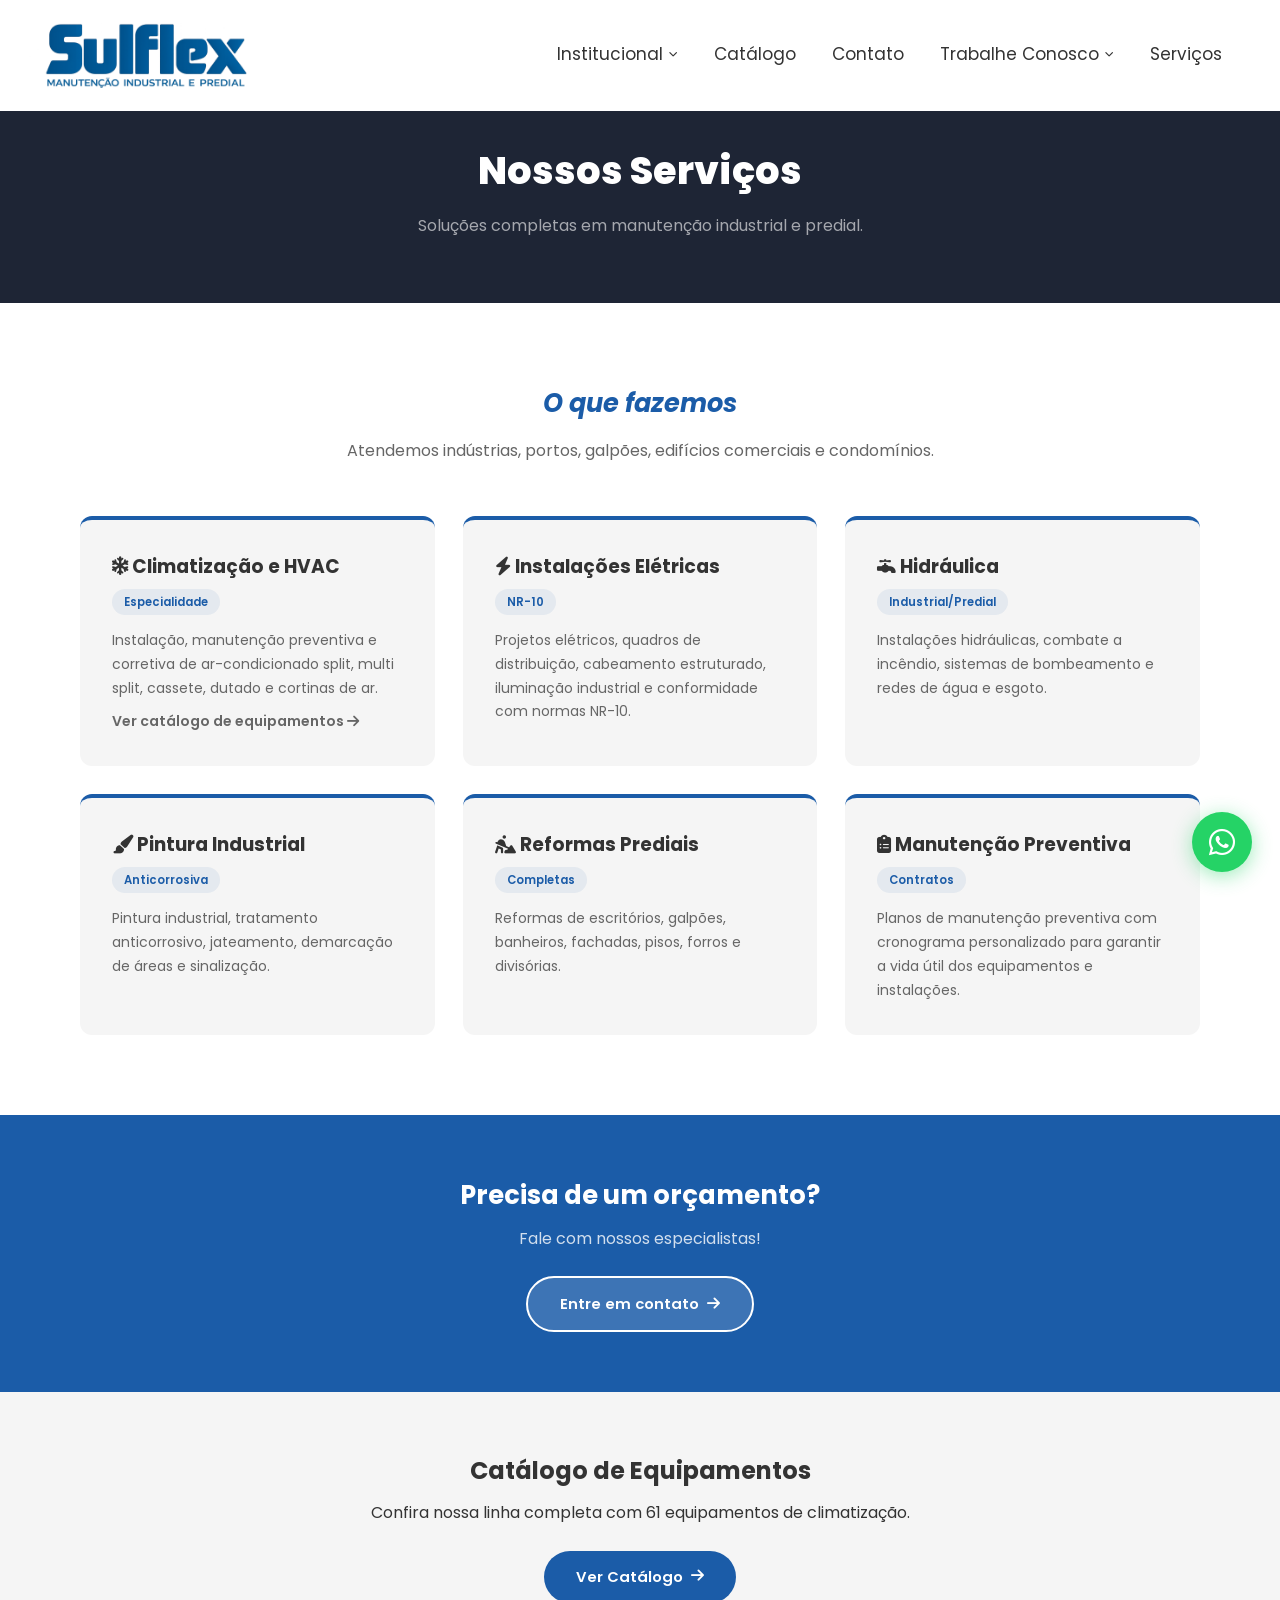
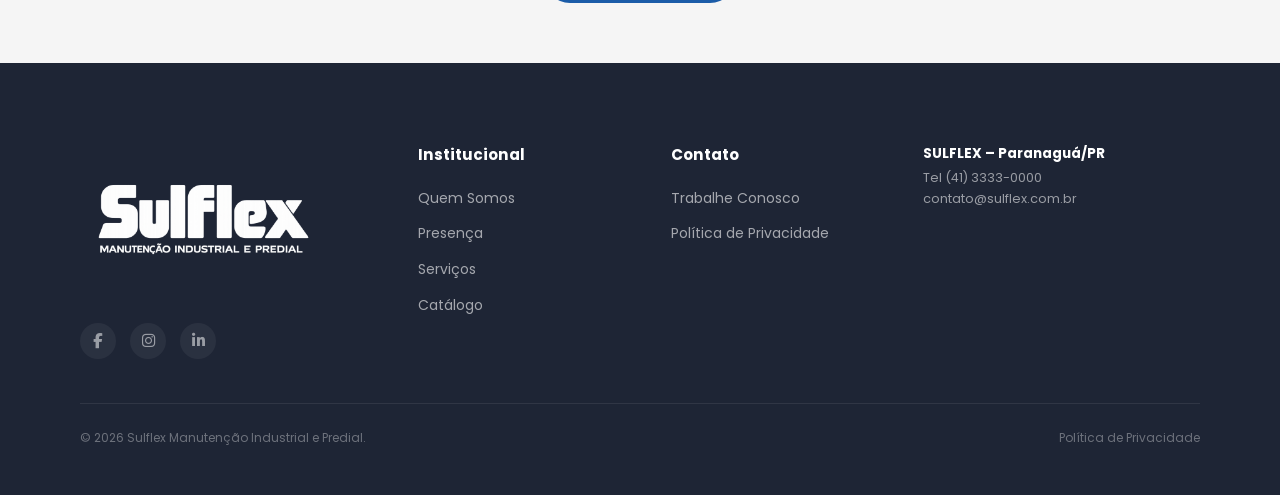
<file: servicos.html>
<!DOCTYPE html>
<html lang="pt-BR">
<head>
  <meta charset="UTF-8"><meta name="viewport" content="width=device-width,initial-scale=1.0">
  <meta name="description" content="Serviços de manutenção industrial e predial da Sulflex.">
  <title>Serviços - Sulflex</title>
  <link rel="stylesheet" href="css/styles.css">
  <link rel="stylesheet" href="https://cdnjs.cloudflare.com/ajax/libs/font-awesome/6.5.1/css/all.min.css">
</head>
<body>
  <nav class="navbar"><div class="container"><a href="index.html" class="logo"><img src="img/logo-sulflex.png" alt="Sulflex" class="logo-img"></a><div class="nav-right"><ul class="nav-links"><li><a href="#">Institucional <span class="arrow"><i class="fa-solid fa-chevron-down" style="font-size:.55rem"></i></span></a><ul class="dropdown"><li><a href="quem-somos.html">Quem Somos</a></li><li><a href="presenca.html">Presença</a></li></ul></li><li><a href="portfolio.html">Catálogo</a></li><li><a href="contato.html">Contato</a></li><li><a href="#">Trabalhe Conosco <span class="arrow"><i class="fa-solid fa-chevron-down" style="font-size:.55rem"></i></span></a><ul class="dropdown"><li><a href="trabalhe-conosco.html">Vagas</a></li></ul></li><li><a href="servicos.html">Serviços</a></li></ul></div><div class="hamburger"><span></span><span></span><span></span></div></div></nav>

  <section class="page-hero"><div class="container"><h1 class="fade-in">Nossos Serviços</h1><p class="fade-in fade-in-delay-1">Soluções completas em manutenção industrial e predial.</p></div></section>
  <section class="presence-section"><div class="container"><h2 class="fade-in">O que fazemos</h2><p class="presence-subtitle fade-in fade-in-delay-1">Atendemos indústrias, portos, galpões, edifícios comerciais e condomínios.</p><div class="presence-grid">
    <div class="presence-card fade-in"><h3><i class="fa-solid fa-snowflake"></i> Climatização e HVAC</h3><span class="location-tag">Especialidade</span><p>Instalação, manutenção preventiva e corretiva de ar-condicionado split, multi split, cassete, dutado e cortinas de ar.</p><p style="margin-top:10px"><a href="portfolio.html" style="color:var(--red);font-weight:600">Ver catálogo de equipamentos <i class="fa-solid fa-arrow-right"></i></a></p></div>
    <div class="presence-card fade-in fade-in-delay-1"><h3><i class="fa-solid fa-bolt"></i> Instalações Elétricas</h3><span class="location-tag">NR-10</span><p>Projetos elétricos, quadros de distribuição, cabeamento estruturado, iluminação industrial e conformidade com normas NR-10.</p></div>
    <div class="presence-card fade-in fade-in-delay-2"><h3><i class="fa-solid fa-faucet"></i> Hidráulica</h3><span class="location-tag">Industrial/Predial</span><p>Instalações hidráulicas, combate a incêndio, sistemas de bombeamento e redes de água e esgoto.</p></div>
    <div class="presence-card fade-in"><h3><i class="fa-solid fa-paintbrush"></i> Pintura Industrial</h3><span class="location-tag">Anticorrosiva</span><p>Pintura industrial, tratamento anticorrosivo, jateamento, demarcação de áreas e sinalização.</p></div>
    <div class="presence-card fade-in fade-in-delay-1"><h3><i class="fa-solid fa-person-digging"></i> Reformas Prediais</h3><span class="location-tag">Completas</span><p>Reformas de escritórios, galpões, banheiros, fachadas, pisos, forros e divisórias.</p></div>
    <div class="presence-card fade-in fade-in-delay-2"><h3><i class="fa-solid fa-clipboard-list"></i> Manutenção Preventiva</h3><span class="location-tag">Contratos</span><p>Planos de manutenção preventiva com cronograma personalizado para garantir a vida útil dos equipamentos e instalações.</p></div>
  </div></div></section>
  <section class="factory-section" style="padding:60px 0"><div class="container" style="display:block;text-align:center"><h2 style="color:var(--white);font-size:1.6rem;font-weight:700;margin-bottom:10px" class="fade-in">Precisa de um orçamento?</h2><p style="color:rgba(255,255,255,.8);margin-bottom:25px" class="fade-in fade-in-delay-1">Fale com nossos especialistas!</p><a href="contato.html" class="btn btn-outline-white fade-in fade-in-delay-2">Entre em contato <i class="fa-solid fa-arrow-right"></i></a></div></section>
  <section style="padding:60px 0;background:var(--off-white)"><div class="container" style="text-align:center"><h2 style="color:var(--red);font-size:1.5rem;font-weight:700;margin-bottom:10px" class="fade-in">Catálogo de Equipamentos</h2><p style="margin-bottom:25px" class="fade-in fade-in-delay-1">Confira nossa linha completa com 61 equipamentos de climatização.</p><a href="portfolio.html" class="btn btn-red fade-in fade-in-delay-2">Ver Catálogo <i class="fa-solid fa-arrow-right"></i></a></div></section>
  <footer class="footer"><div class="container"><div class="footer-grid"><div class="footer-brand"><div class="footer-logo-wrap"><img src="img/logobrancasulflex.png" alt="Sulflex" class="footer-logo-img"></div><div class="social-links"><a href="#"><i class="fa-brands fa-facebook-f"></i></a><a href="https://www.instagram.com/sulflex_manutencao" target="_blank"><i class="fa-brands fa-instagram"></i></a><a href="#"><i class="fa-brands fa-linkedin-in"></i></a></div></div><div class="footer-col"><h4>Institucional</h4><ul><li><a href="quem-somos.html">Quem Somos</a></li><li><a href="presenca.html">Presença</a></li><li><a href="servicos.html">Serviços</a></li><li><a href="portfolio.html">Catálogo</a></li></ul></div><div class="footer-col"><h4>Contato</h4><ul><li><a href="trabalhe-conosco.html">Trabalhe Conosco</a></li><li><a href="#">Política de Privacidade</a></li></ul></div><div class="footer-col"><div class="footer-location"><h5>SULFLEX – Paranaguá/PR</h5><p>Tel <a href="tel:+554133330000">(41) 3333-0000</a></p><p><a href="mailto:contato@sulflex.com.br">contato@sulflex.com.br</a></p></div></div></div><div class="footer-bottom"><p>© 2026 Sulflex Manutenção Industrial e Predial.</p><a href="#">Política de Privacidade</a></div></div></footer>

  <script src="js/main.js"></script>
  <a href="https://wa.me/5541999999999" class="whatsapp-float" target="_blank" rel="noopener" aria-label="Fale pelo WhatsApp">
    <i class="fa-brands fa-whatsapp"></i>
    <span class="wa-tooltip">Fale pelo WhatsApp</span>
  </a>
</body>
</html>
</file>
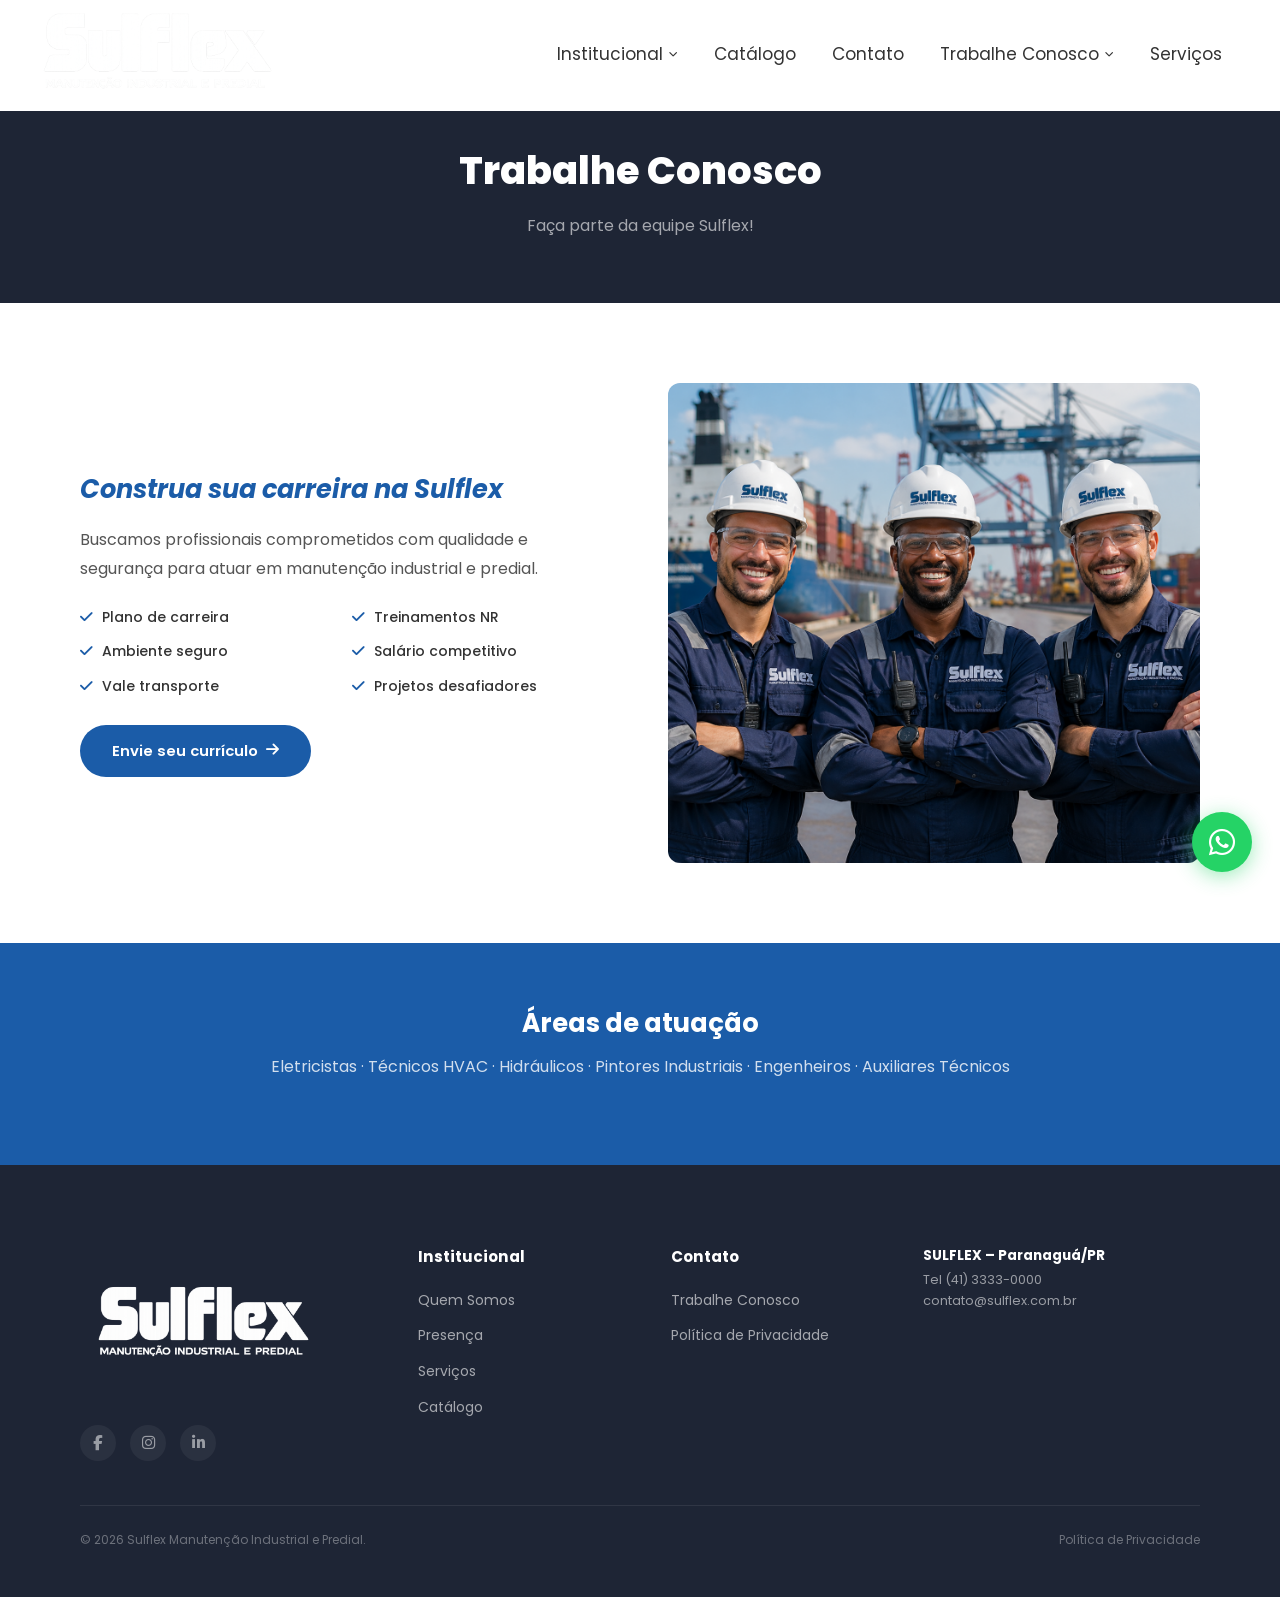
<file: trabalhe-conosco.html>
<!DOCTYPE html>
<html lang="pt-BR">

<head>
  <meta charset="UTF-8">
  <meta name="viewport" content="width=device-width,initial-scale=1.0">
  <meta name="description" content="Trabalhe na Sulflex.">
  <title>Trabalhe Conosco - Sulflex</title>
  <link rel="stylesheet" href="css/styles.css">
  <link rel="stylesheet" href="https://cdnjs.cloudflare.com/ajax/libs/font-awesome/6.5.1/css/all.min.css">
</head>

<body>
  <nav class="navbar">
    <div class="container"><a href="index.html" class="logo"><img src="img/logobrancasulflex.png" alt="Sulflex"
          class="logo-img"></a>
      <div class="nav-right">
        <ul class="nav-links">
          <li><a href="#">Institucional <span class="arrow"><i class="fa-solid fa-chevron-down"
                  style="font-size:.55rem"></i></span></a>
            <ul class="dropdown">
              <li><a href="quem-somos.html">Quem Somos</a></li>
              <li><a href="presenca.html">Presença</a></li>
            </ul>
          </li>
          <li><a href="portfolio.html">Catálogo</a></li>
          <li><a href="contato.html">Contato</a></li>
          <li><a href="#">Trabalhe Conosco <span class="arrow"><i class="fa-solid fa-chevron-down"
                  style="font-size:.55rem"></i></span></a>
            <ul class="dropdown">
              <li><a href="trabalhe-conosco.html">Vagas</a></li>
            </ul>
          </li>
          <li><a href="servicos.html">Serviços</a></li>
        </ul>
      </div>
      <div class="hamburger"><span></span><span></span><span></span></div>
    </div>
  </nav>

  <section class="page-hero">
    <div class="container">
      <h1 class="fade-in">Trabalhe Conosco</h1>
      <p class="fade-in fade-in-delay-1">Faça parte da equipe Sulflex!</p>
    </div>
  </section>
  <section class="careers-section">
    <div class="container">
      <div class="careers-grid">
        <div class="careers-content fade-in">
          <h2>Construa sua carreira na Sulflex</h2>
          <p>Buscamos profissionais comprometidos com qualidade e segurança para atuar em manutenção industrial e
            predial.</p>
          <div class="careers-benefits">
            <div class="benefit-item"><span class="check"><i class="fa-solid fa-check"></i></span> Plano de carreira
            </div>
            <div class="benefit-item"><span class="check"><i class="fa-solid fa-check"></i></span> Treinamentos NR</div>
            <div class="benefit-item"><span class="check"><i class="fa-solid fa-check"></i></span> Ambiente seguro</div>
            <div class="benefit-item"><span class="check"><i class="fa-solid fa-check"></i></span> Salário competitivo
            </div>
            <div class="benefit-item"><span class="check"><i class="fa-solid fa-check"></i></span> Vale transporte</div>
            <div class="benefit-item"><span class="check"><i class="fa-solid fa-check"></i></span> Projetos desafiadores
            </div>
          </div>
          <div style="display:flex;gap:12px;flex-wrap:wrap"><a href="mailto:rh@sulflex.com.br" class="btn btn-red">Envie
              seu currículo <i class="fa-solid fa-arrow-right"></i></a></div>
        </div>
        <div class="careers-image fade-in fade-in-delay-2"
          style="background:url('img/fototrabalhadores.png') center top/cover no-repeat"></div>
      </div>
    </div>
  </section>
  <section class="factory-section" style="padding:60px 0">
    <div class="container" style="display:block;text-align:center">
      <h2 style="color:var(--white);font-size:1.6rem;font-weight:700;margin-bottom:10px" class="fade-in">Áreas de
        atuação</h2>
      <p style="color:rgba(255,255,255,.8);margin-bottom:25px" class="fade-in fade-in-delay-1">Eletricistas · Técnicos
        HVAC · Hidráulicos · Pintores Industriais · Engenheiros · Auxiliares Técnicos</p>
    </div>
  </section>
  <footer class="footer">
    <div class="container">
      <div class="footer-grid">
        <div class="footer-brand">
          <div class="footer-logo-wrap"><img src="img/logobrancasulflex.png" alt="Sulflex" class="footer-logo-img"></div>
          <div class="social-links"><a href="#"><i class="fa-brands fa-facebook-f"></i></a><a
              href="https://www.instagram.com/sulflex_manutencao" target="_blank"><i
                class="fa-brands fa-instagram"></i></a><a href="#"><i class="fa-brands fa-linkedin-in"></i></a></div>
        </div>
        <div class="footer-col">
          <h4>Institucional</h4>
          <ul>
            <li><a href="quem-somos.html">Quem Somos</a></li>
            <li><a href="presenca.html">Presença</a></li>
            <li><a href="servicos.html">Serviços</a></li>
            <li><a href="portfolio.html">Catálogo</a></li>
          </ul>
        </div>
        <div class="footer-col">
          <h4>Contato</h4>
          <ul>
            <li><a href="trabalhe-conosco.html">Trabalhe Conosco</a></li>
            <li><a href="#">Política de Privacidade</a></li>
          </ul>
        </div>
        <div class="footer-col">
          <div class="footer-location">
            <h5>SULFLEX – Paranaguá/PR</h5>
            <p>Tel <a href="tel:+554133330000">(41) 3333-0000</a></p>
            <p><a href="mailto:contato@sulflex.com.br">contato@sulflex.com.br</a></p>
          </div>
        </div>
      </div>
      <div class="footer-bottom">
        <p>© 2026 Sulflex Manutenção Industrial e Predial.</p><a href="#">Política de Privacidade</a>
      </div>
    </div>
  </footer>

  <script src="js/main.js"></script>
  <a href="https://wa.me/5541999999999" class="whatsapp-float" target="_blank" rel="noopener" aria-label="Fale pelo WhatsApp">
    <i class="fa-brands fa-whatsapp"></i>
    <span class="wa-tooltip">Fale pelo WhatsApp</span>
  </a>
</body>

</html>
</file>
<file: css/styles.css>
@import url('https://fonts.googleapis.com/css2?family=Poppins:wght@300;400;500;600;700;800;900&display=swap');

:root {
  --blue: #1B5CA8;
  --blue-dark: #134080;
  --blue-light: #2470CC;
  --blue-accent: #0A2D5C;
  --charcoal: #1E2535;
  --charcoal-light: #2A3347;
  --dark: #0D1520;
  --white: #FFF;
  --off-white: #F5F5F5;
  --light-gray: #E8EEF7;
  --border-gray: #C8D8EE;
  --text-dark: #1A2340;
  --text-gray: #5A6A85;
  --text-light: #8A9AB5;
  --shadow: 0 2px 12px rgba(27, 92, 168, .10);
  --shadow-lg: 0 8px 30px rgba(27, 92, 168, .16);
  --transition: all .3s ease;
  --radius: 12px;

  --radius-sm: 8px;
  --radius-img: 12px;
  /* arredondamento nas fotos */
}

*,
*::before,
*::after {
  margin: 0;
  padding: 0;
  box-sizing: border-box
}

html {
  scroll-behavior: smooth
}

body {
  font-family: 'Poppins', sans-serif;
  color: #333;
  background: var(--white);
  line-height: 1.6;
  overflow-x: hidden
}

a {
  text-decoration: none;
  color: inherit;
  transition: var(--transition)
}

ul {
  list-style: none
}

img {
  max-width: 100%;
  display: block
}


.container {
  max-width: 1200px;
  margin: 0 auto;
  padding: 0 40px
}


.navbar {
  position: fixed;
  top: 0;
  left: 0;
  width: 100%;
  z-index: 1000;
  background: #fff;
  transition: var(--transition);
  border-bottom: 1px solid transparent;
}

.navbar.scrolled {
  box-shadow: 0 2px 15px rgba(0, 0, 0, .08);
  border-bottom-color: #eee
}

.navbar .container {
  display: flex;
  align-items: center;
  justify-content: space-between;
  height: 110px;
  max-width: 100%;
  margin: 0;
  padding: 0 40px 0 24px;
}

/* ─── LOGO ─── logo grande e destacada no canto esquerdo */
.logo {
  display: flex;
  align-items: center;
  flex-shrink: 0;
}

.logo-img {
  width: 260px;
  height: auto;
  object-fit: contain;
  display: block;
  mix-blend-mode: multiply;
}

/* ─── NAV LINKS ─── Zortéa: fonte 15px, peso 400, espaçamento normal */
.nav-right {
  display: flex;
  align-items: center
}

.nav-links {
  display: flex;
  align-items: center;
  gap: 0
}

.nav-links>li {
  position: relative
}

.nav-links>li>a {
  color: #333;
  font-size: 17px;
  font-weight: 400;
  padding: 0 18px;
  height: 110px;
  display: flex;
  align-items: center;
  gap: 6px;
  transition: color .25s;
}

.nav-links>li>a:hover {
  color: var(--blue)
}

.nav-links>li>a .arrow {
  font-size: .5rem;
  transition: .25s
}

.nav-links>li:hover>a .arrow {
  transform: rotate(180deg)
}

/* FLAGS */
.lang-flags {
  display: flex;
  gap: 8px;
  margin-left: 20px;
  font-size: .85rem;
  font-weight: 600;
  color: #555
}

.lang-flags a {
  opacity: .6;
  transition: .2s
}

.lang-flags a:hover {
  opacity: 1
}

/* DROPDOWN */
.dropdown {
  position: absolute;
  top: 100%;
  left: 0;
  background: var(--white);
  min-width: 210px;
  box-shadow: 0 8px 24px rgba(0, 0, 0, .12);
  opacity: 0;
  visibility: hidden;
  transform: translateY(8px);
  transition: var(--transition);
  padding: 8px 0;
  border-radius: 0 0 8px 8px;
  border-top: 3px solid var(--blue);
}

.nav-links>li:hover .dropdown {
  opacity: 1;
  visibility: visible;
  transform: translateY(0)
}

.dropdown li a {
  display: block;
  padding: 11px 22px;
  font-size: .875rem;
  color: #333
}

.dropdown li a:hover {
  background: #f7f7f7;
  color: var(--blue)
}

/* HAMBURGER */
.hamburger {
  display: none;
  flex-direction: column;
  gap: 5px;
  cursor: pointer;
  padding: 5px;
  z-index: 1001
}

.hamburger span {
  width: 26px;
  height: 2.5px;
  background: #333;
  border-radius: 2px;
  transition: var(--transition)
}

.hamburger.active span:nth-child(1) {
  transform: rotate(45deg) translate(5px, 6px)
}

.hamburger.active span:nth-child(2) {
  opacity: 0
}

.hamburger.active span:nth-child(3) {
  transform: rotate(-45deg) translate(5px, -6px)
}

/* ─── BUTTONS ─── Zortéa: pill shape, padding 14px 32px, font 15px */
.btn {
  display: inline-flex;
  align-items: center;
  justify-content: center;
  gap: 8px;
  padding: 14px 32px;
  /* Zortéa: 14px vertical, 32px horizontal */
  border-radius: 50px;
  /* pill completo */
  font-weight: 600;
  font-size: .925rem;
  /* ~15px */
  cursor: pointer;
  transition: var(--transition);
  border: none;
  font-family: 'Poppins', sans-serif;
}

.btn-red,
.btn-blue {
  background: var(--blue);
  color: #fff
}

.btn-red:hover,
.btn-blue:hover {
  background: var(--blue-dark);
  transform: translateY(-2px);
  box-shadow: 0 6px 20px rgba(27, 92, 168, .3)
}

.btn-outline-white {
  background: rgba(255, 255, 255, .15);
  border: 2px solid #fff;
  color: #fff;
}

.btn-outline-white:hover {
  background: #fff;
  color: var(--blue)
}

.btn-outline-dark {
  background: transparent;
  border: 2px solid var(--text-dark);
  color: var(--text-dark)
}

.btn-outline-dark:hover {
  background: var(--text-dark);
  color: #fff
}

/* Zortéa: botão hero = fundo branco, texto azul/vermelho, pill */
.btn-white-pill {
  background: rgba(255, 255, 255, .95);
  color: var(--blue);
  border: none;
  font-weight: 600;
  padding: 14px 36px;
  border-radius: 50px;
}

.btn-white-pill:hover {
  background: #fff;
  transform: translateY(-2px);
  box-shadow: 0 6px 20px rgba(0, 0, 0, .15)
}

/* ─── HERO SLIDER ─── Zortéa: 100vh (tela cheia), sem barra de topo visível */
.hero-slider {
  position: relative;
  width: 100%;
  height: 100vh;
  /* Zortéa: slider ocupa tela cheia */
  min-height: 560px;
  overflow: hidden;
  margin-top: 110px;
  /* compensa navbar de 90px */
}

.slide {
  position: absolute;
  inset: 0;
  opacity: 0;
  transition: opacity .8s ease;
  display: flex;
  align-items: center;
  justify-content: center;
  text-align: center
}

.slide.active {
  opacity: 1;
  z-index: 1
}

.slide-bg {
  position: absolute;
  inset: 0;
  background-size: cover;
  background-position: center
}

.slide-bg::after {
  content: '';
  position: absolute;
  inset: 0;
  background: rgba(10, 45, 92, .50)
}

.slide-content {
  position: relative;
  z-index: 2;
  color: #fff;
  max-width: 750px;
  padding: 0 24px
}

/* Zortéa: título do hero em 2.4rem ~38px, peso 400/700 misto */
.slide-content h2 {
  font-size: 2.4rem;
  font-weight: 400;
  margin-bottom: 36px;
  line-height: 1.35;
  text-shadow: 0 2px 12px rgba(0, 0, 0, .25);
}

.slide-content h2 strong {
  font-weight: 700
}

/* Zortéa: setas laterais simples, circulares pequenas ~44px, semitransparentes */
.slider-arrow {
  position: absolute;
  top: 50%;
  z-index: 10;
  transform: translateY(-50%);
  width: 44px;
  height: 44px;
  background: rgba(255, 255, 255, .2);
  border: 2px solid rgba(255, 255, 255, .5);
  color: #fff;
  font-size: 1.2rem;
  cursor: pointer;
  transition: var(--transition);
  border-radius: 50%;
  display: flex;
  align-items: center;
  justify-content: center;
}

.slider-arrow:hover {
  background: rgba(255, 255, 255, .35)
}

.slider-arrow.prev {
  left: 24px
}

.slider-arrow.next {
  right: 24px
}

/* Zortéa: dots na base, pequenos ~8px */
.slider-dots {
  position: absolute;
  bottom: 28px;
  left: 50%;
  transform: translateX(-50%);
  z-index: 10;
  display: flex;
  gap: 8px
}

.slider-dots .dot {
  width: 8px;
  height: 8px;
  border-radius: 50%;
  background: rgba(255, 255, 255, .45);
  cursor: pointer;
  transition: var(--transition);
  border: none;
}

.slider-dots .dot.active {
  background: #fff;
  width: 24px;
  border-radius: 4px
}

/* Zortéa: dot ativo estica */

/* ─── STATS / NÚMEROS ─── Zortéa: padding 80px, centralizado, cards com borda leve */
.stats-section {
  padding: 80px 0;
  text-align: center;
  background: #fff
}

.stats-section .section-title {
  color: var(--blue);
  font-size: 1.5rem;
  font-weight: 700;
  font-style: italic;
  margin-bottom: 52px
}

/* Zortéa: 3 cards lado a lado, gap 24px, max-width ~900px */
.stats-grid {
  display: grid;
  grid-template-columns: repeat(3, 1fr);
  gap: 24px;
  max-width: 900px;
  margin: 0 auto
}

.stat-card {
  border: 1.5px solid #E0E0E0;
  border-radius: 12px;
  padding: 48px 28px 36px;
  /* Zortéa: padding generoso */
  text-align: center;
  transition: var(--transition);
  background: #fff;
}

.stat-card:hover {
  border-color: var(--blue);
  box-shadow: 0 6px 24px rgba(27, 92, 168, .12)
}

.stat-card .stat-icon {
  font-size: 2.6rem;
  margin-bottom: 16px
}

.stat-card h3 {
  font-size: 2.8rem;
  font-weight: 800;
  color: var(--blue);
  line-height: 1
}

/* Zortéa: número grande */
.stat-card p {
  font-size: .875rem;
  color: #777;
  margin-top: 8px
}

/* ─── NOSSOS CLIENTES ─── */
.clients-section {
  padding: 80px 0;
  background: #fff;
  text-align: center;
}

.clients-section .section-title {
  color: #1b5ca8;
  font-size: 2rem;
  font-weight: 700;
  font-style: normal;
  margin-bottom: 20px;
}

.clients-section .section-title::after {
  content: '';
  display: block;
  width: 60px;
  height: 2px;
  background: #ccc;
  margin: 16px auto 0;
}

.clients-subtitle {
  color: var(--text-gray);
  font-size: 1rem;
  max-width: 780px;
  margin: 0 auto 60px;
  line-height: 1.7;
}

.clients-section {
  padding: 80px 0;
  background: #fff;
  text-align: center;
}

.clients-grid {
  display: grid;
  grid-template-columns: repeat(6, 1fr);
  gap: 48px 32px;
  max-width: 1200px;
  margin: 0 auto;
}

.client-logo-card {
  background: transparent;
  border: none;
  border-radius: 0;
  padding: 0;
  display: flex;
  align-items: center;
  justify-content: center;
  min-height: 90px;
  transition: transform .25s;
}

.client-logo-card:hover {
  border: none;
  box-shadow: none;
  transform: scale(1.07);
}

.client-logo-img {
  max-width: 200px;
  max-height: 150px;
  width: 100%;
  height: auto;
  object-fit: contain;
  filter: none;
  opacity: 1;
  transition: transform .25s;
}

.client-logo-card:hover .client-logo-img {
  filter: none;
  opacity: 1;
}

/* ─── CTA CAREERS (Vem ser Sulflex) ─── Zortéa: fundo #F5F5F5, grid 1fr 1fr, imagem com border-radius grande */
.cta-careers {
  padding: 80px 0;
  background: var(--off-white)
}

.cta-careers .container {
  display: grid;
  grid-template-columns: 1fr 1fr;
  gap: 80px;
  align-items: center
}

.cta-careers-content h2 {
  color: var(--blue);
  font-size: 1.75rem;
  font-weight: 700;
  font-style: italic;
  margin-bottom: 20px
}

.cta-careers-content p {
  line-height: 1.75;
  margin-bottom: 32px;
  font-size: 1rem;
  color: #444
}

/* Zortéa: imagem arredondada, altura ~480px, ocupa toda a coluna */
.cta-careers-image .img-frame {
  width: 100%;
  height: 480px;
  border-radius: 16px;
  /* Zortéa: arredondamento ~16px na imagem */
  background-size: cover;
  background-position: center;
  overflow: hidden;
  display: block;
}

/* ─── WHY SECTION ─── Zortéa: fundo escuro, grid lado a lado, cards com foto no topo */
.why-section {
  padding: 80px 0;
  background: var(--charcoal)
}

.why-section .container {
  display: grid;
  grid-template-columns: 220px 1fr;
  gap: 60px
}

.why-title {
  color: #fff;
  font-size: 1.5rem;
  font-weight: 700;
  line-height: 1.35;
  padding-top: 10px
}

.why-cards {
  display: grid;
  grid-template-columns: repeat(3, 1fr);
  gap: 20px
}

.why-card {
  background: #fff;
  border-radius: 12px;
  overflow: hidden;
  transition: var(--transition)
}

.why-card:hover {
  transform: translateY(-5px);
  box-shadow: 0 10px 30px rgba(0, 0, 0, .2)
}

/* Zortéa: imagem do card ~200px de altura */
.why-card-img {
  height: 200px;
  background: linear-gradient(135deg, var(--blue), var(--blue-dark));
  background-size: cover;
  background-position: center
}

.why-card-body {
  padding: 20px 22px
}

.why-card-body p {
  font-size: .9rem;
  line-height: 1.6;
  color: #333
}

.why-card-body strong {
  color: var(--blue)
}

/* ─── ENGINEERING ─── Zortéa: fundo branco, grid 1fr 1fr, imagem card com foto */
.engineering-section {
  padding: 80px 0;
  background: #fff
}

.engineering-section .container {
  display: grid;
  grid-template-columns: 1fr 1fr;
  gap: 64px;
  align-items: center
}

.eng-content h2 {
  color: var(--blue);
  font-size: 1.6rem;
  font-weight: 700;
  font-style: italic;
  margin-bottom: 20px
}

.eng-content p {
  line-height: 1.8;
  color: #444
}

.eng-carousel {
  background: #fff;
  border-radius: 12px;
  overflow: hidden;
  box-shadow: 0 4px 20px rgba(0, 0, 0, .1)
}

/* Zortéa: card da seção engenharia ~300px altura foto */
.eng-carousel-img {
  height: 300px;
  background: linear-gradient(135deg, var(--blue), var(--blue-accent));
  background-size: cover;
  background-position: center
}

.eng-carousel-body {
  padding: 28px
}

.eng-carousel-body h4 {
  font-weight: 700;
  margin-bottom: 8px;
  color: var(--blue);
  font-size: 1rem
}

.eng-carousel-body p {
  font-size: .875rem;
  color: #666
}

/* ─── FACTORY (Catálogo/Equipamentos) ─── Zortéa: fundo azul, imagem esquerda ~420px, texto direita */
.factory-section {
  padding: 80px 0;
  background: var(--blue)
}

.factory-section .container {
  display: grid;
  grid-template-columns: 1.2fr 1fr;
  gap: 60px;
  align-items: center
}

.factory-img {
  height: 420px;
  /* Zortéa: imagem maior na seção fábrica */
  background: linear-gradient(135deg, var(--blue-dark), var(--blue-accent));
  border-radius: 12px;
  background-size: cover;
  background-position: center;
  border: 2px solid rgba(255, 255, 255, .15);
}

.factory-logo-text {
  color: #fff;
  font-weight: 800;
  font-size: 1.5rem
}

.factory-logo-text small {
  display: block;
  font-size: .6rem;
  letter-spacing: 3px;
  text-transform: uppercase;
  opacity: .8
}

.factory-content .factory-logo {
  margin-bottom: 24px
}

.factory-content p {
  color: rgba(255, 255, 255, .88);
  line-height: 1.8;
  margin-bottom: 28px;
  font-size: .95rem
}

/* ─── VIDEO ─── Zortéa: vídeo full-width com overlay */
.video-container {
  max-width: 100%;
  /* Zortéa: vídeo ocupa largura do container */
  margin: 0 auto;
  border-radius: 12px;
  overflow: hidden;
  position: relative;
  aspect-ratio: 16/9;
  background: var(--charcoal);
}

.video-overlay {
  position: absolute;
  inset: 0;
  background: linear-gradient(135deg, rgba(27, 92, 168, .65), rgba(10, 45, 92, .75));
  display: flex;
  flex-direction: column;
  align-items: center;
  justify-content: center;
  gap: 20px;
  padding: 40px;
}

.video-overlay h2 {
  color: #fff;
  font-size: 2rem;
  font-weight: 700;
  max-width: 600px;
  text-align: center;
  line-height: 1.4
}

.video-overlay .play-link {
  color: #fff;
  font-size: 1rem;
  opacity: .9;
  display: flex;
  align-items: center;
  gap: 8px
}

/* ─── MAP ─── */
.map-section {
  padding: 80px 0
}

.map-section .container {
  display: grid;
  grid-template-columns: 1fr 1.4fr;
  gap: 60px;
  align-items: center
}

.map-content h2 {
  color: var(--blue);
  font-size: 1.6rem;
  font-weight: 700;
  font-style: italic;
  margin-bottom: 20px
}

.map-content p {
  line-height: 1.75;
  color: #444
}

.map-embed {
  height: 420px;
  background: var(--light-gray);
  border-radius: 12px;
  overflow: hidden
}

.map-embed iframe {
  width: 100%;
  height: 100%;
  border: 0
}

/* ─── INSTAGRAM ─── Zortéa: layout col 1fr 2fr, grid 3 colunas fotos */
.instagram-section {
  padding: 72px 0;
  border-top: 1px solid #eee
}

.instagram-section .container {
  display: grid;
  grid-template-columns: 1fr 2fr;
  gap: 56px
}

.insta-content h2 {
  color: var(--blue);
  font-size: 1.6rem;
  font-weight: 700;
  font-style: italic;
  margin-bottom: 14px
}

.insta-content p {
  line-height: 1.75;
  margin-bottom: 28px;
  color: #444
}

.insta-grid {
  display: grid;
  grid-template-columns: repeat(3, 1fr);
  gap: 10px
}

.insta-post {
  background: #f0f0f0;
  border-radius: 8px;
  aspect-ratio: 1;
  display: flex;
  align-items: center;
  justify-content: center;
  font-size: 2rem;
  color: #bbb;
  transition: var(--transition);
  overflow: hidden;
}

.insta-post:hover {
  transform: scale(1.03)
}

/* ─── FOOTER ─── Zortéa: fundo escuro #1a1a2e ou similar, 4 colunas */
.footer {
  background: var(--charcoal);
  padding: 80px 0 48px
}

.footer-grid {
  display: grid;
  grid-template-columns: 1.4fr 1fr 1fr 1.3fr;
  gap: 40px;
  margin-bottom: 44px
}

.footer-brand {
  display: flex;
  flex-direction: column;
  gap: 20px
}

.footer-logo-img {
  height: 160px;
  width: auto;
  object-fit: contain;
  mix-blend-mode: normal;
  filter: none;
}

.social-links {
  display: flex;
  gap: 14px
}

.social-links a {
  color: #fff;
  font-size: 1.15rem;
  opacity: .55
}

.social-links a:hover {
  opacity: 1
}

.footer-col h4 {
  color: #fff;
  font-weight: 700;
  margin-bottom: 18px;
  font-size: .95rem
}

.footer-col ul li {
  margin-bottom: 10px
}

.footer-col ul li a {
  color: rgba(255, 255, 255, .6);
  font-size: .875rem
}

.footer-col ul li a:hover {
  color: #fff
}

.footer-location {
  margin-bottom: 16px
}

.footer-location h5 {
  color: #fff;
  font-size: .85rem;
  font-weight: 700;
  margin-bottom: 4px
}

.footer-location p,
.footer-location a {
  color: rgba(255, 255, 255, .55);
  font-size: .8rem
}

.footer-location a:hover {
  color: #fff
}

.footer-bottom {
  border-top: 1px solid rgba(255, 255, 255, .08);
  padding-top: 24px;
  display: flex;
  justify-content: space-between
}

.footer-bottom p,
.footer-bottom a {
  color: rgba(255, 255, 255, .35);
  font-size: .75rem
}

.footer-bottom a:hover {
  color: #fff
}

/* ─── PAGE HERO (páginas internas) ─── Zortéa: fundo escuro, padding ~120px top */
.page-hero {
  background: var(--charcoal);
  padding: 140px 0 64px;
  text-align: center;
  position: relative;
  overflow: hidden
}

.page-hero::before {
  content: '';
  position: absolute;
  left: 0;
  right: 0;
  top: 0;
  height: 4px;
  background: var(--blue)
}

.page-hero h1 {
  font-size: 2.4rem;
  font-weight: 800;
  color: #fff;
  margin-bottom: 12px
}

.page-hero p {
  color: rgba(255, 255, 255, .6);
  font-size: 1rem;
  max-width: 580px;
  margin: 0 auto
}

/* ─── ABOUT ─── */
.about-section {
  padding: 80px 0
}

.about-grid {
  display: grid;
  grid-template-columns: 1fr 1fr;
  gap: 64px;
  align-items: center
}

.about-content h2 {
  color: var(--blue);
  font-size: 1.6rem;
  font-weight: 700;
  font-style: italic;
  margin-bottom: 18px
}

.about-content p {
  line-height: 1.85;
  margin-bottom: 14px;
  color: #444
}

.about-image {
  height: 400px;
  border-radius: 12px;
  background-size: cover;
  background-position: center
}

/* ─── TIMELINE ─── */
.timeline-section {
  padding: 80px 0;
  background: var(--off-white)
}

.timeline-section h2 {
  text-align: center;
  color: var(--blue);
  font-size: 1.6rem;
  font-weight: 700;
  font-style: italic;
  margin-bottom: 56px
}

.timeline {
  position: relative;
  max-width: 800px;
  margin: 0 auto
}

.timeline::before {
  content: '';
  position: absolute;
  left: 50%;
  top: 0;
  bottom: 0;
  width: 3px;
  background: var(--blue);
  transform: translateX(-50%);
  opacity: .25
}

.timeline-item {
  display: flex;
  margin-bottom: 48px;
  position: relative
}

.timeline-item:nth-child(odd) {
  padding-right: calc(50% + 36px);
  text-align: right
}

.timeline-item:nth-child(even) {
  flex-direction: row-reverse;
  padding-left: calc(50% + 36px)
}

.timeline-item::before {
  content: '';
  position: absolute;
  left: 50%;
  top: 5px;
  width: 16px;
  height: 16px;
  background: var(--blue);
  border: 3px solid #fff;
  border-radius: 50%;
  transform: translateX(-50%);
  z-index: 1
}

.timeline-year {
  font-size: 1.5rem;
  font-weight: 800;
  color: var(--blue)
}

.timeline-text {
  font-size: .875rem;
  color: #666
}

/* ─── MVV ─── */
.mvv-section {
  padding: 80px 0
}

.mvv-section h2 {
  text-align: center;
  color: var(--blue);
  font-size: 1.6rem;
  font-weight: 700;
  font-style: italic;
  margin-bottom: 52px
}

.mvv-grid {
  display: grid;
  grid-template-columns: repeat(3, 1fr);
  gap: 28px
}

.mvv-card {
  background: var(--off-white);
  border-radius: 12px;
  padding: 40px 28px;
  text-align: center;
  transition: var(--transition);
  border: 2px solid transparent
}

.mvv-card:hover {
  border-color: var(--blue);
  transform: translateY(-5px)
}

.mvv-card .mvv-icon {
  width: 64px;
  height: 64px;
  background: var(--blue);
  border-radius: 50%;
  display: flex;
  align-items: center;
  justify-content: center;
  margin: 0 auto 18px;
  font-size: 1.6rem;
  color: #fff
}

.mvv-card h3 {
  font-weight: 700;
  margin-bottom: 12px;
  color: var(--blue)
}

.mvv-card p {
  color: #666;
  font-size: .875rem;
  line-height: 1.7
}

/* ─── CONTACT ─── */
.contact-section {
  padding: 80px 0
}

.contact-grid {
  display: grid;
  grid-template-columns: 1fr 1fr;
  gap: 56px
}

.contact-form h2 {
  color: var(--blue);
  font-size: 1.6rem;
  font-weight: 700;
  font-style: italic;
  margin-bottom: 8px
}

.contact-form>p {
  color: #666;
  margin-bottom: 28px
}

.form-group {
  margin-bottom: 18px
}

.form-group label {
  display: block;
  font-size: .82rem;
  font-weight: 600;
  margin-bottom: 6px
}

.form-group input,
.form-group textarea,
.form-group select {
  width: 100%;
  padding: 13px 16px;
  border: 1.5px solid #ddd;
  border-radius: 8px;
  font-family: 'Poppins', sans-serif;
  font-size: .875rem;
  transition: var(--transition)
}

.form-group input:focus,
.form-group textarea:focus {
  outline: none;
  border-color: var(--blue)
}

.form-group textarea {
  resize: vertical;
  min-height: 130px
}

.form-check {
  display: flex;
  gap: 10px;
  margin-bottom: 22px
}

.form-check input[type="checkbox"] {
  width: 18px;
  height: 18px;
  accent-color: var(--blue)
}

.form-check label {
  font-size: .78rem;
  color: #666
}

.contact-info-cards {
  display: flex;
  flex-direction: column;
  gap: 18px
}

.contact-info-card {
  background: var(--off-white);
  border-radius: 12px;
  padding: 24px;
  border-left: 4px solid var(--blue)
}

.contact-info-card h4 {
  color: var(--blue);
  font-weight: 700;
  margin-bottom: 8px
}

.contact-info-card p {
  color: #666;
  font-size: .875rem
}

.contact-info-card a {
  color: var(--blue);
  font-weight: 600
}

/* ─── CAREERS ─── Zortéa: padding 80px, grid 1fr 1fr */
.careers-section {
  padding: 80px 0
}

.careers-grid {
  display: grid;
  grid-template-columns: 1fr 1fr;
  gap: 56px;
  align-items: center
}

.careers-content h2 {
  color: var(--blue);
  font-size: 1.6rem;
  font-weight: 700;
  font-style: italic;
  margin-bottom: 16px
}

.careers-content p {
  color: #555;
  line-height: 1.8;
  margin-bottom: 22px
}

.careers-benefits {
  display: grid;
  grid-template-columns: 1fr 1fr;
  gap: 12px;
  margin-bottom: 28px
}

.benefit-item {
  display: flex;
  align-items: center;
  gap: 9px;
  font-size: .875rem;
  font-weight: 500
}

.benefit-item .check {
  color: var(--blue);
  font-weight: 800
}

/* Zortéa: imagem da seção careers ~480px, border-radius 12px */
.careers-image {
  height: 480px;
  border-radius: 12px;
  background-size: cover;
  background-position: center top
}

/* ─── PRESENCE ─── */
.presence-section {
  padding: 80px 0
}

.presence-section h2 {
  text-align: center;
  color: var(--blue);
  font-size: 1.6rem;
  font-weight: 700;
  font-style: italic;
  margin-bottom: 14px
}

.presence-subtitle {
  text-align: center;
  color: #666;
  margin-bottom: 52px
}

.presence-grid {
  display: grid;
  grid-template-columns: repeat(3, 1fr);
  gap: 28px
}

.presence-card {
  background: var(--off-white);
  border-radius: 12px;
  padding: 32px;
  border-top: 4px solid var(--blue);
  transition: var(--transition)
}

.presence-card:hover {
  transform: translateY(-5px);
  box-shadow: 0 6px 20px rgba(27, 92, 168, .1)
}

.presence-card h3 {
  font-weight: 700;
  margin-bottom: 6px
}

.presence-card .location-tag {
  display: inline-block;
  background: rgba(27, 92, 168, .08);
  color: var(--blue);
  padding: 4px 12px;
  border-radius: 50px;
  font-size: .72rem;
  font-weight: 600;
  margin-bottom: 14px
}

.presence-card p {
  color: #666;
  font-size: .875rem;
  line-height: 1.7
}

/* ─── FACTORY PAGE ─── */
.factory-page {
  padding: 80px 0
}

.factory-page-grid {
  display: grid;
  grid-template-columns: 1fr 1fr;
  gap: 56px;
  align-items: center;
  margin-bottom: 56px
}

.factory-page-img {
  height: 360px;
  background: linear-gradient(135deg, var(--blue), var(--blue-dark));
  border-radius: 12px;
  background-size: cover;
  background-position: center
}

.factory-page-content h2 {
  color: var(--blue);
  font-size: 1.6rem;
  font-weight: 700;
  font-style: italic;
  margin-bottom: 14px
}

.factory-page-content p {
  color: #555;
  line-height: 1.8;
  margin-bottom: 14px
}

/* ─── ANIMATIONS ─── */
.fade-in {
  opacity: 0;
  transform: translateY(22px);
  transition: opacity .6s ease, transform .6s ease
}

.fade-in.visible {
  opacity: 1;
  transform: translateY(0)
}

.fade-in-delay-1 {
  transition-delay: .1s
}

.fade-in-delay-2 {
  transition-delay: .2s
}

/* ─── RESPONSIVE 1024px ─── */
@media(max-width:1024px) {
  .container {
    padding: 0 28px
  }

  .hero-slider {
    height: 70vh
  }

  .cta-careers .container,
  .engineering-section .container,
  .factory-section .container,
  .map-section .container,
  .about-grid,
  .contact-grid,
  .careers-grid,
  .factory-page-grid {
    grid-template-columns: 1fr
  }

  .why-section .container {
    grid-template-columns: 1fr
  }

  .why-title {
    max-width: 100%
  }

  .why-cards {
    grid-template-columns: repeat(2, 1fr)
  }

  .instagram-section .container {
    grid-template-columns: 1fr
  }

  .clients-grid {
    grid-template-columns: repeat(3, 1fr)
  }

  .footer-grid {
    grid-template-columns: 1fr 1fr
  }

  .mvv-grid,
  .presence-grid {
    grid-template-columns: 1fr
  }

  .cta-careers-image .img-frame {
    height: 360px
  }

  .careers-image {
    height: 340px
  }
}

/* ─── RESPONSIVE 768px ─── */
@media(max-width:768px) {
  .hamburger {
    display: flex
  }

  .nav-right .nav-links {
    position: fixed;
    top: 0;
    right: -100%;
    width: 280px;
    height: 100vh;
    background: #fff;
    flex-direction: column;
    padding: 80px 20px;
    transition: var(--transition);
    overflow-y: auto;
    box-shadow: -5px 0 30px rgba(0, 0, 0, .1)
  }

  .nav-right .nav-links.active {
    right: 0
  }

  .nav-links>li>a {
    padding: 14px 0;
    height: auto;
    border-bottom: 1px solid #eee
  }

  .dropdown {
    position: static;
    box-shadow: none;
    opacity: 1;
    visibility: visible;
    transform: none;
    padding: 0 0 0 15px;
    display: none;
    border-top: none
  }

  .dropdown.show {
    display: block
  }

  .lang-flags {
    margin-left: 0;
    padding: 14px 0
  }

  .hero-slider {
    height: 55vh;
    min-height: 380px;
    margin-top: 110px
  }

  .slide-content h2 {
    font-size: 1.65rem
  }

  .stats-grid {
    grid-template-columns: 1fr;
    max-width: 360px
  }

  .clients-grid {
    grid-template-columns: repeat(2, 1fr);
    max-width: 400px
  }

  .why-cards {
    grid-template-columns: 1fr
  }

  .insta-grid {
    grid-template-columns: repeat(2, 1fr)
  }

  .footer-grid {
    grid-template-columns: 1fr
  }

  .footer-bottom {
    flex-direction: column;
    gap: 8px;
    text-align: center
  }

  .page-hero h1 {
    font-size: 1.9rem
  }

  .page-hero {
    padding: 120px 0 52px
  }

  .timeline::before {
    left: 18px
  }

  .timeline-item:nth-child(odd),
  .timeline-item:nth-child(even) {
    flex-direction: row;
    padding-right: 0;
    padding-left: 50px;
    text-align: left
  }

  .timeline-item::before {
    left: 18px
  }

  .careers-benefits {
    grid-template-columns: 1fr
  }

  .cta-careers .container {
    gap: 40px
  }

  .cta-careers-image .img-frame {
    height: 280px
  }

  .careers-image {
    height: 280px
  }
}

/* ─── FONT AWESOME ICON STYLES ─── */

/* Stat cards: ícone centralizado, cor azul */
.stat-icon i {
  font-size: 2.2rem;
  color: var(--blue);
}

/* MVV icons dentro do círculo azul */
.mvv-icon i {
  font-size: 1.5rem;
  color: #fff;
}

/* Social links no footer */
.social-links a {
  width: 36px;
  height: 36px;
  border-radius: 50%;
  background: rgba(255, 255, 255, .1);
  display: flex;
  align-items: center;
  justify-content: center;
  font-size: .95rem;
  transition: var(--transition);
}

.social-links a:hover {
  background: var(--blue);
  opacity: 1;
}

/* Setas do slider */
.slider-arrow i {
  font-size: 1rem;
}

/* Play button no vídeo */
.play-link i {
  font-size: 1rem;
}

/* Ícones de contato */
.contact-info-card i {
  color: var(--blue);
  margin-right: 6px;
}

/* Benefit checkmarks */
.benefit-item i {
  color: var(--blue);
  font-size: .9rem;
}

/* Seta do dropdown */
.arrow i {
  pointer-events: none;
}

/* Lang labels (BR / US) no lugar das bandeiras */
.lang-flags {
  display: flex;
  gap: 10px;
  margin-left: 20px;
  align-items: center;
}

.lang-label {
  font-size: .78rem;
  font-weight: 700;
  letter-spacing: .5px;
  color: #555;
  padding: 3px 8px;
  border: 1.5px solid #ddd;
  border-radius: 4px;
  transition: var(--transition);
  cursor: pointer;
}

.lang-label:hover {
  border-color: var(--blue);
  color: var(--blue);
}

/* Ícones em cards de serviços */
.servico-icon i,
.service-icon i {
  font-size: 2rem;
  color: var(--blue);
}

/* Arrows em listas/links */
a i.fa-arrow-right {
  transition: transform .2s;
}

a:hover i.fa-arrow-right {
  transform: translateX(4px);
}

/* ─── WHATSAPP FLOAT BUTTON ─── */
.whatsapp-float {
  position: fixed;
  bottom: 28px;
  right: 28px;
  z-index: 9999;
  width: 60px;
  height: 60px;
  background: #25D366;
  border-radius: 50%;
  display: flex;
  align-items: center;
  justify-content: center;
  box-shadow: 0 4px 20px rgba(37, 211, 102, 0.45);
  text-decoration: none;
  transition: transform .25s, box-shadow .25s;
}

.whatsapp-float:hover {
  transform: scale(1.1);
  box-shadow: 0 6px 28px rgba(37, 211, 102, 0.6);
}

.whatsapp-float i {
  color: #fff;
  font-size: 1.85rem;
  line-height: 1;
}

.whatsapp-float .wa-tooltip {
  position: absolute;
  right: 72px;
  background: #fff;
  color: #222;
  font-size: .82rem;
  font-weight: 600;
  white-space: nowrap;
  padding: 7px 14px;
  border-radius: 8px;
  box-shadow: 0 2px 12px rgba(0, 0, 0, .12);
  opacity: 0;
  pointer-events: none;
  transition: opacity .2s;
}

.whatsapp-float:hover .wa-tooltip {
  opacity: 1;
}
</file>
